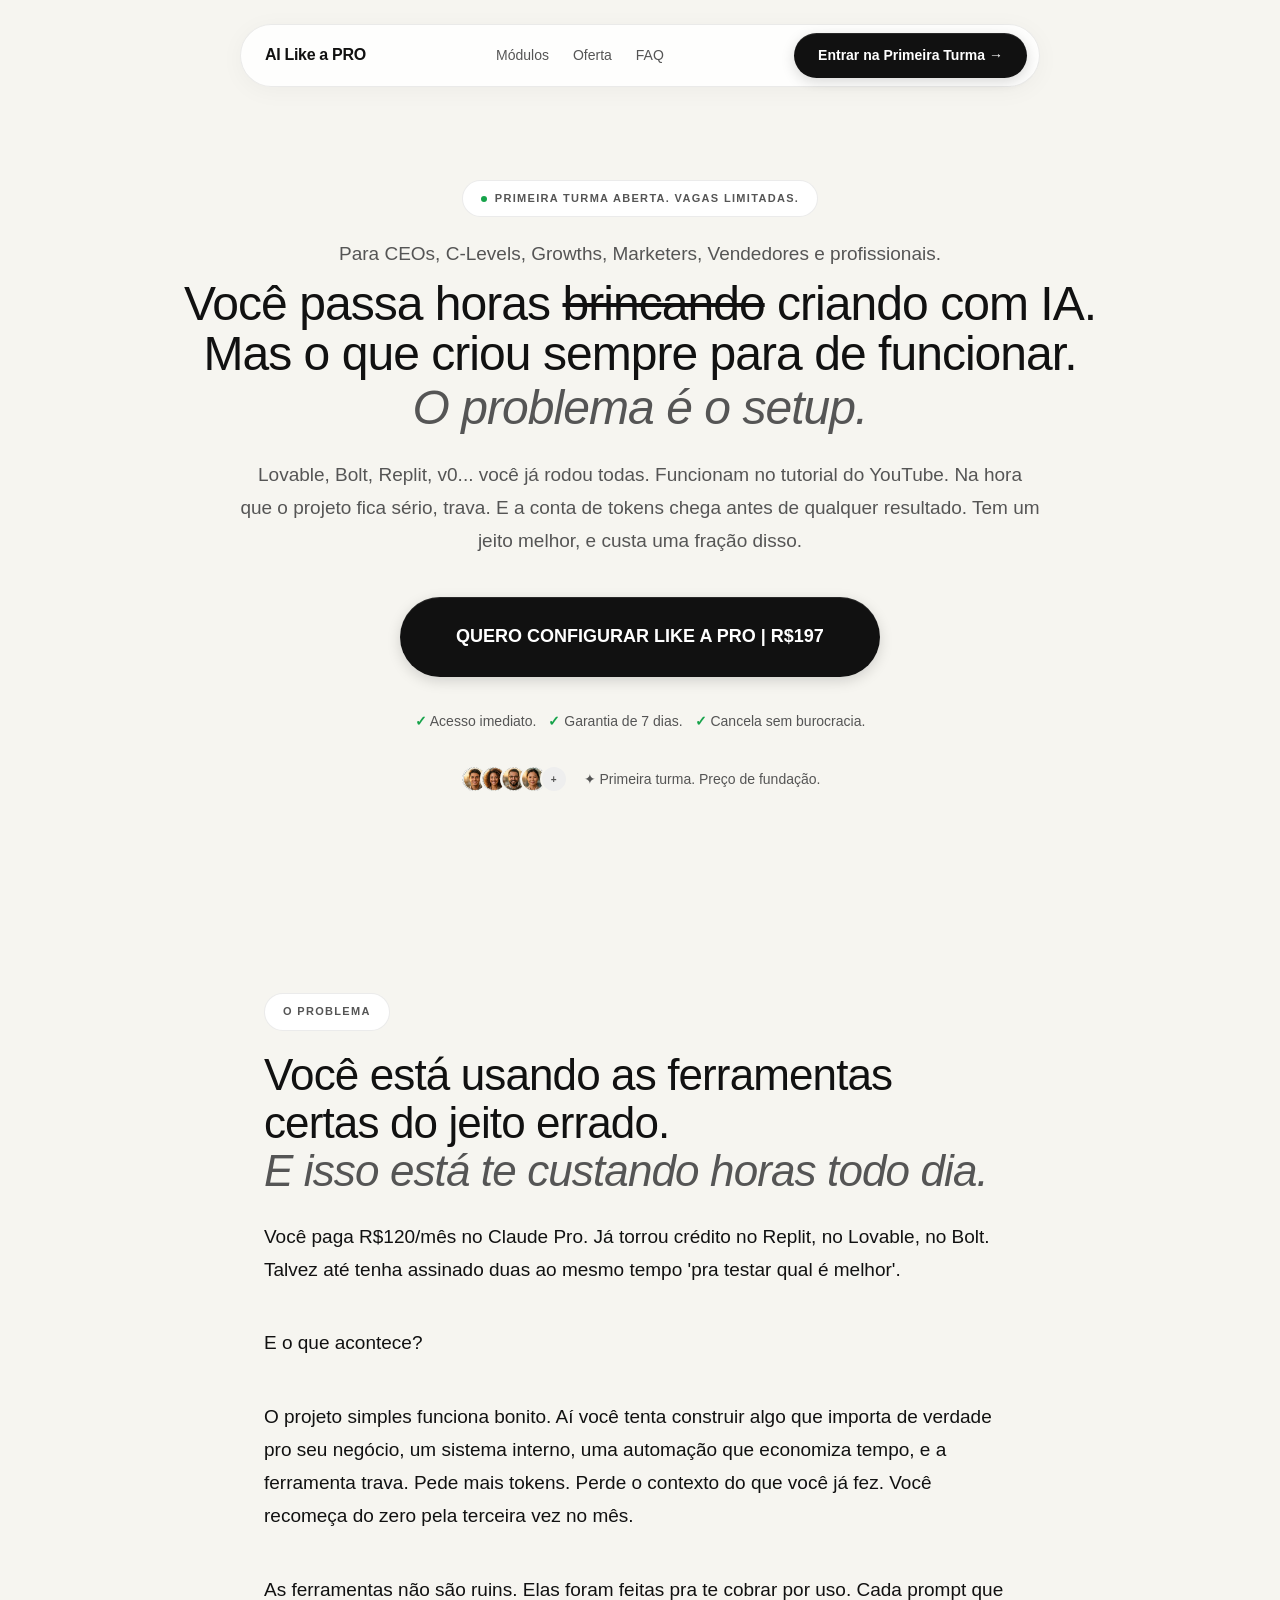
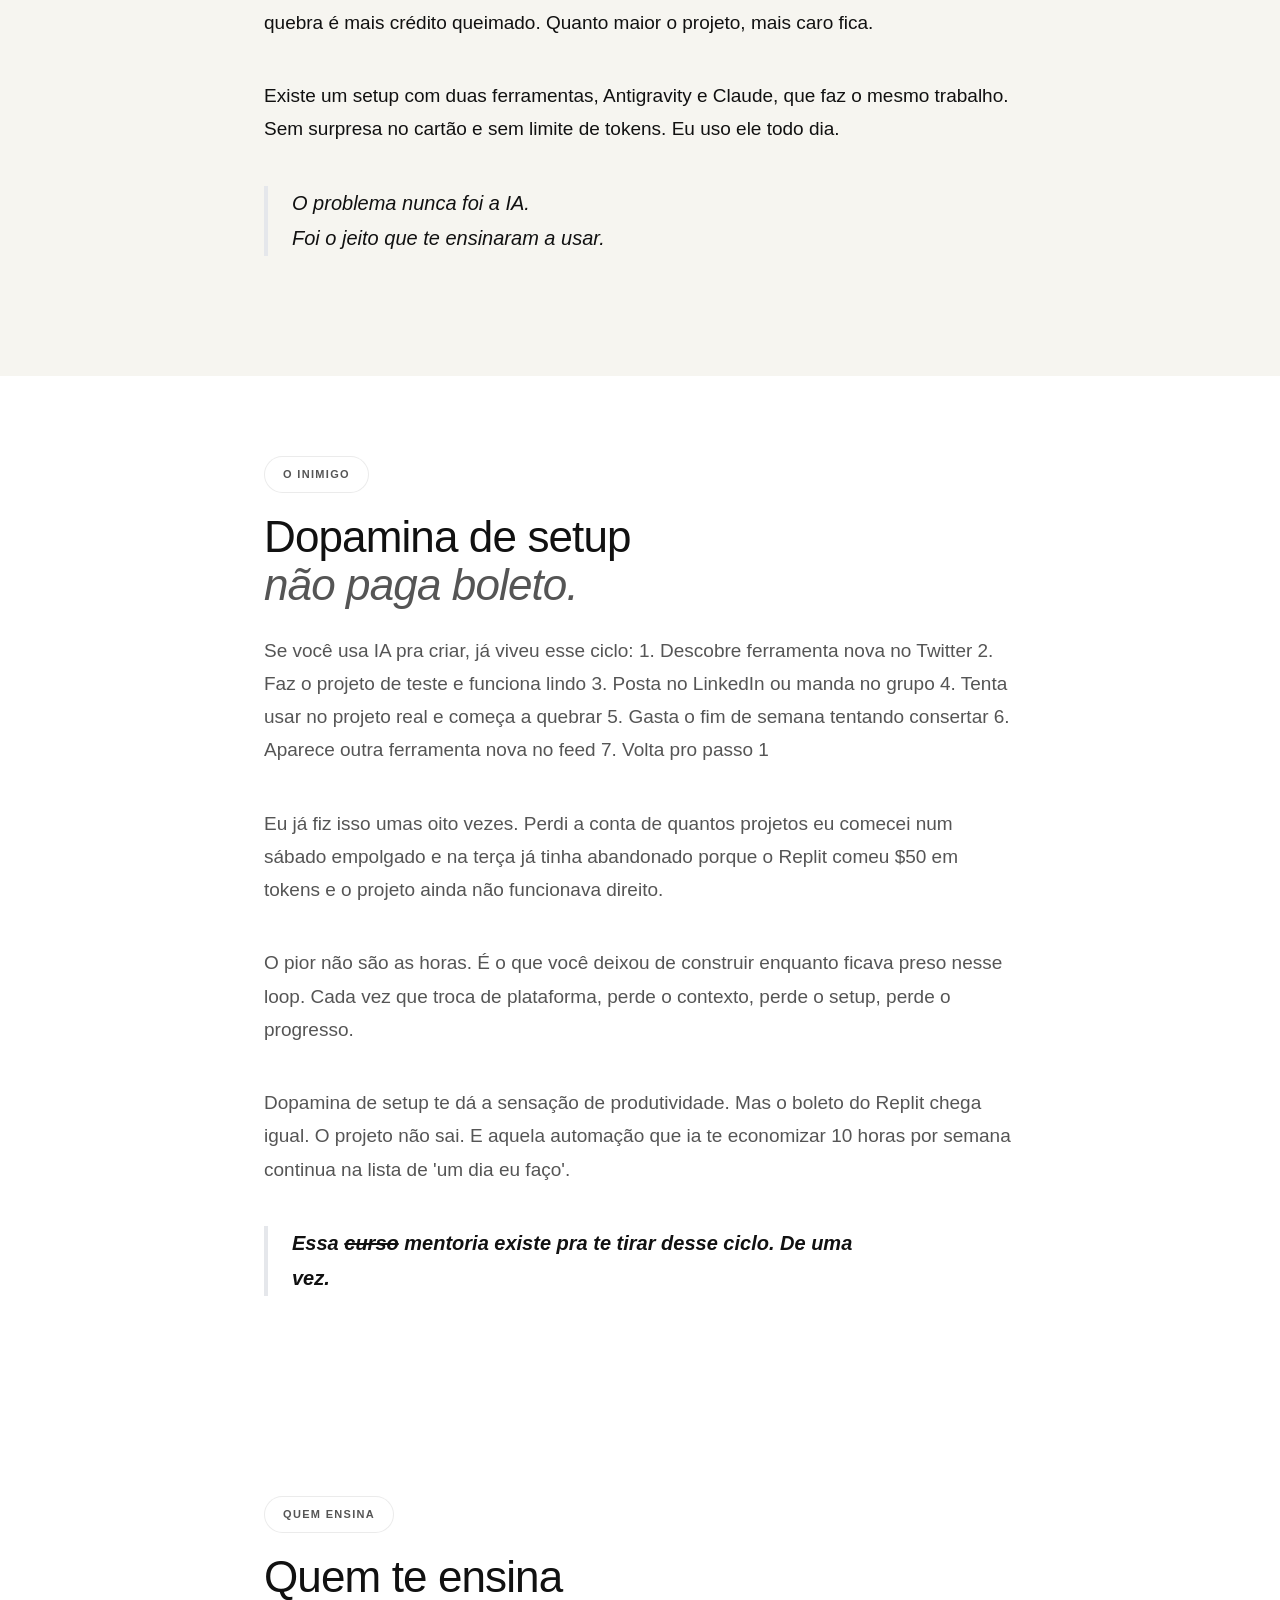
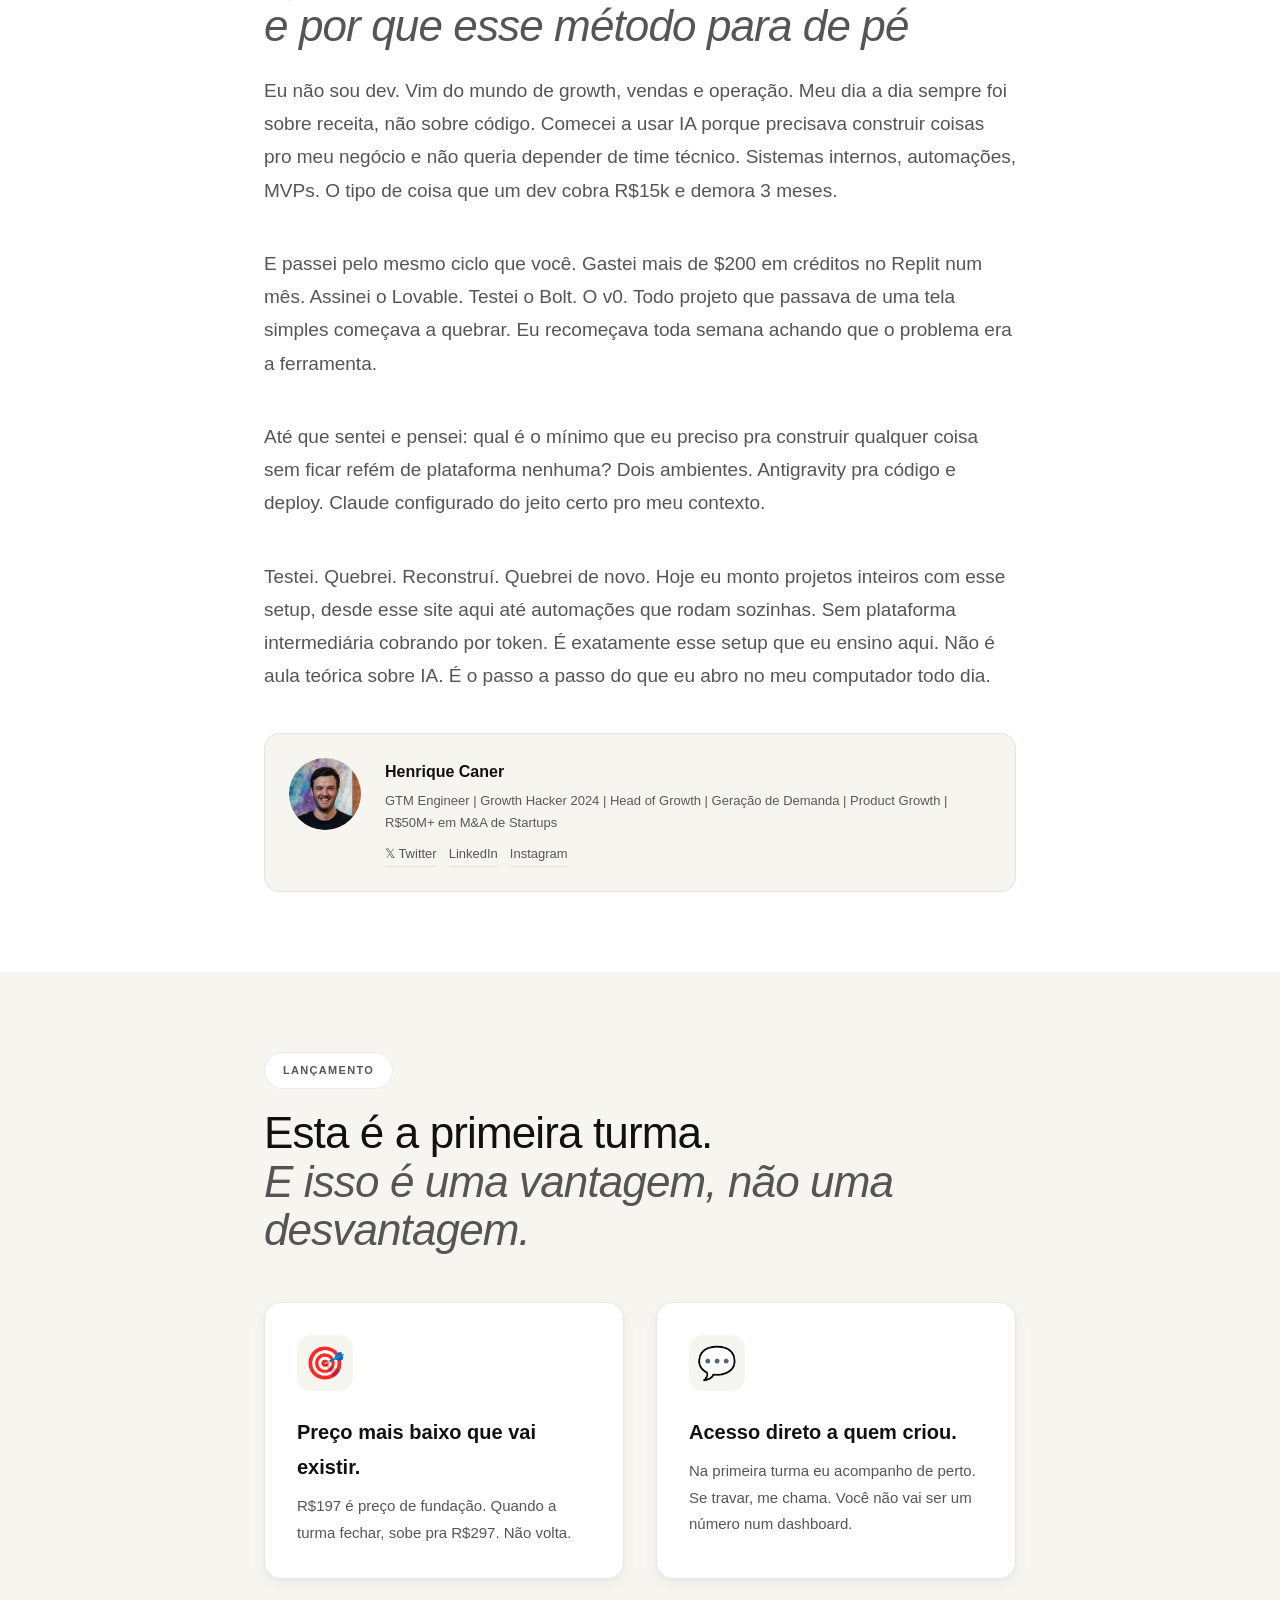
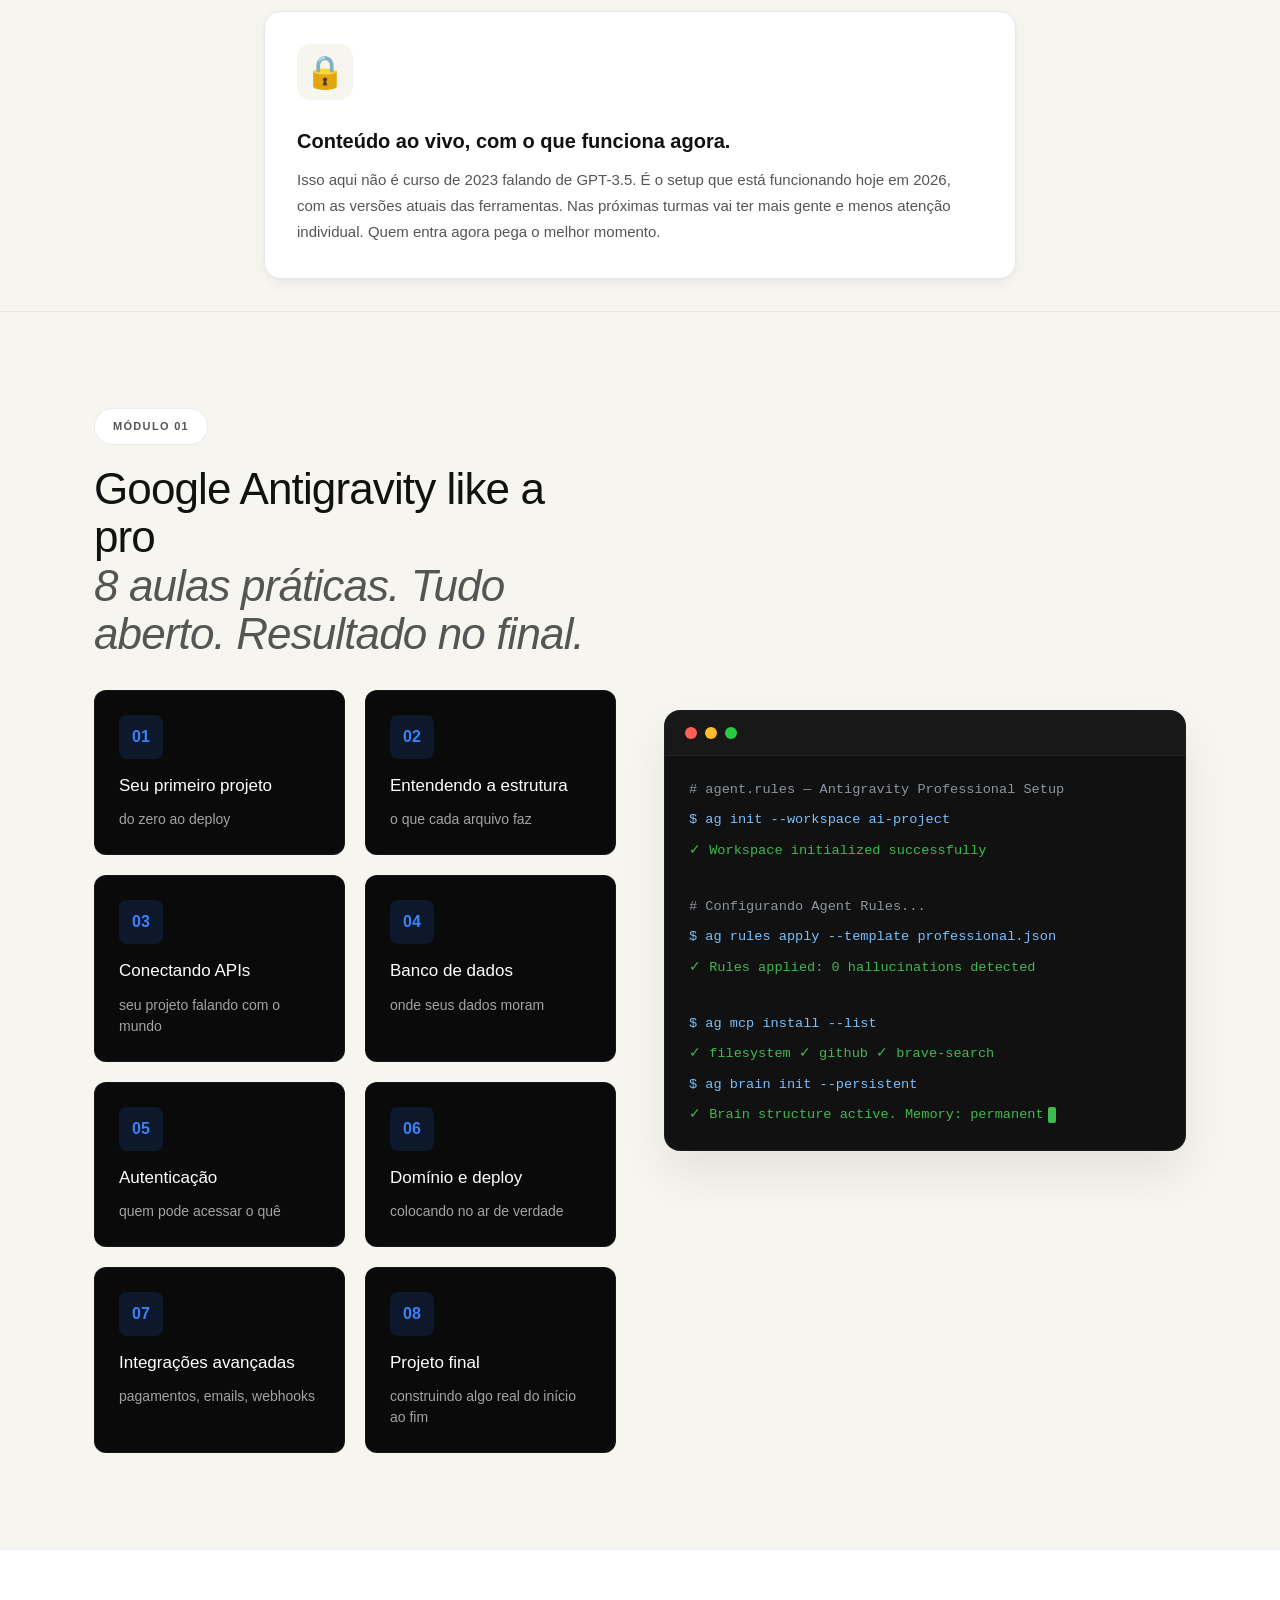
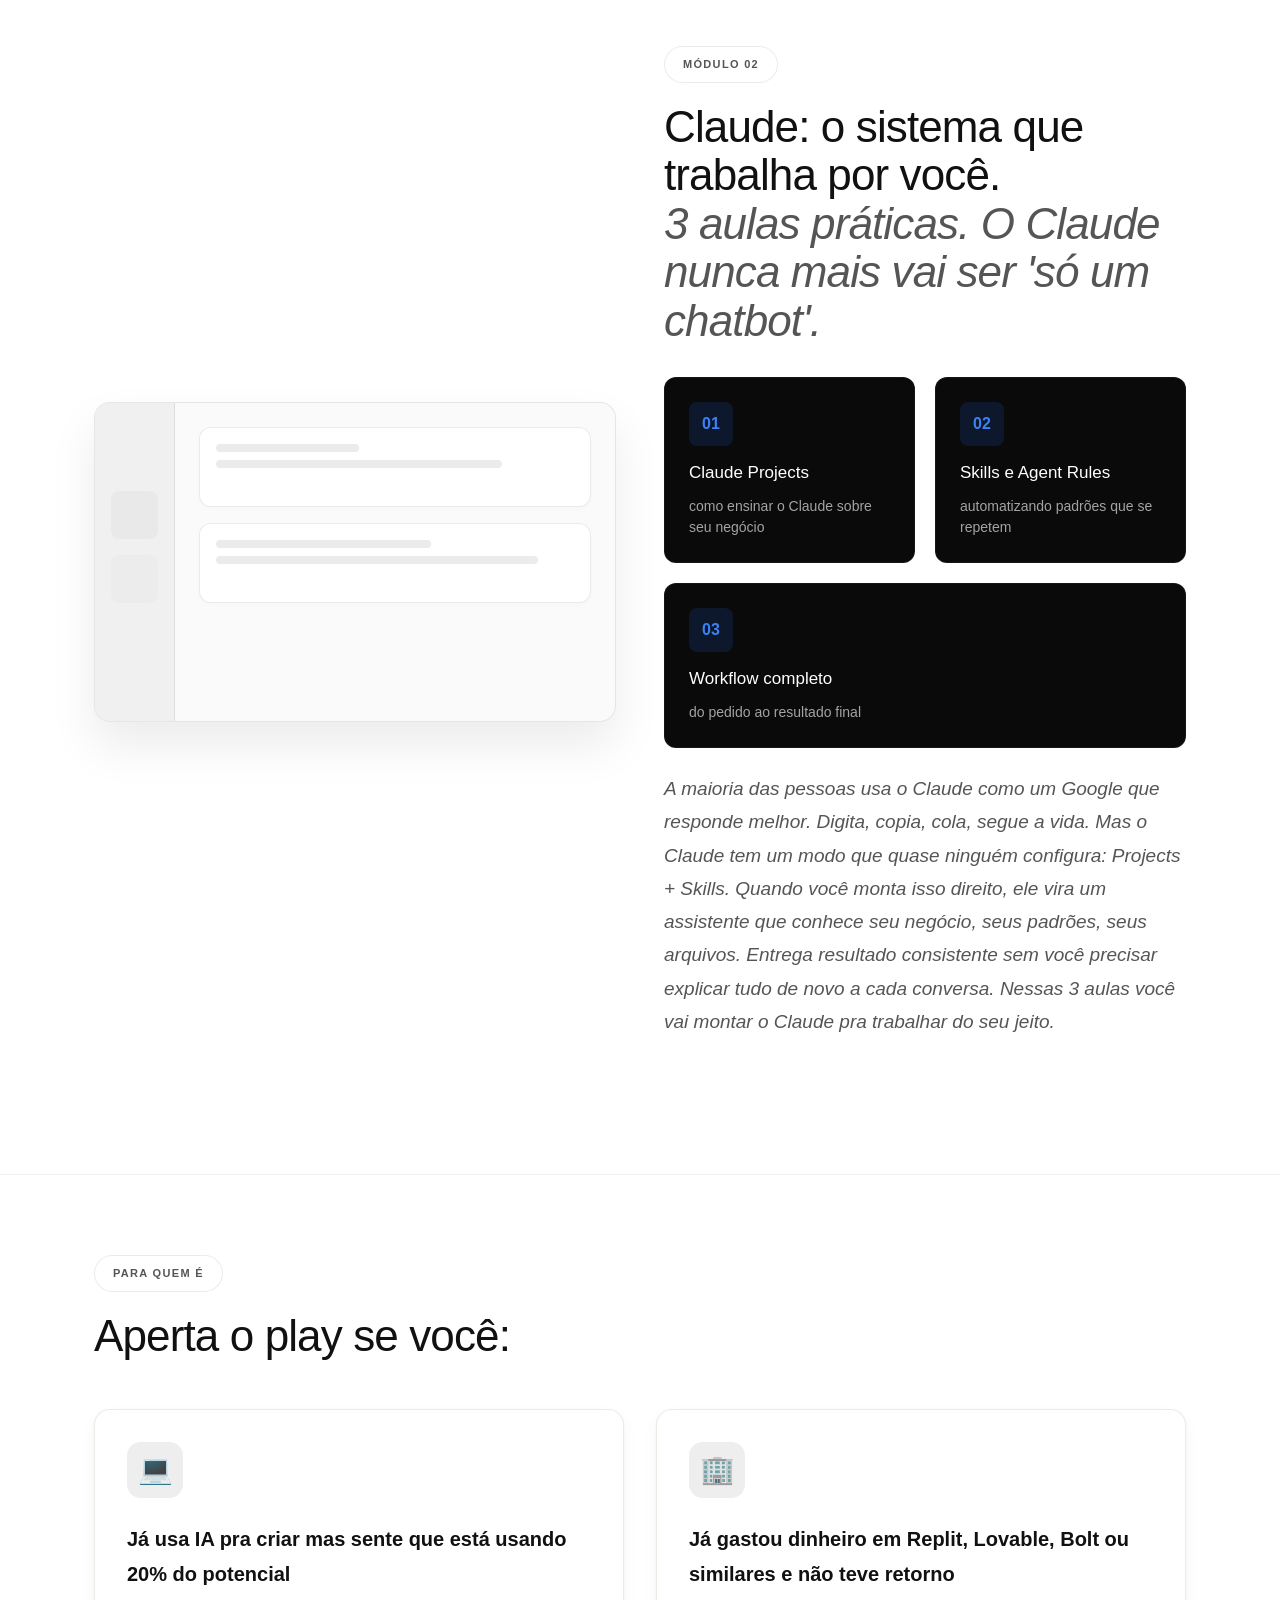
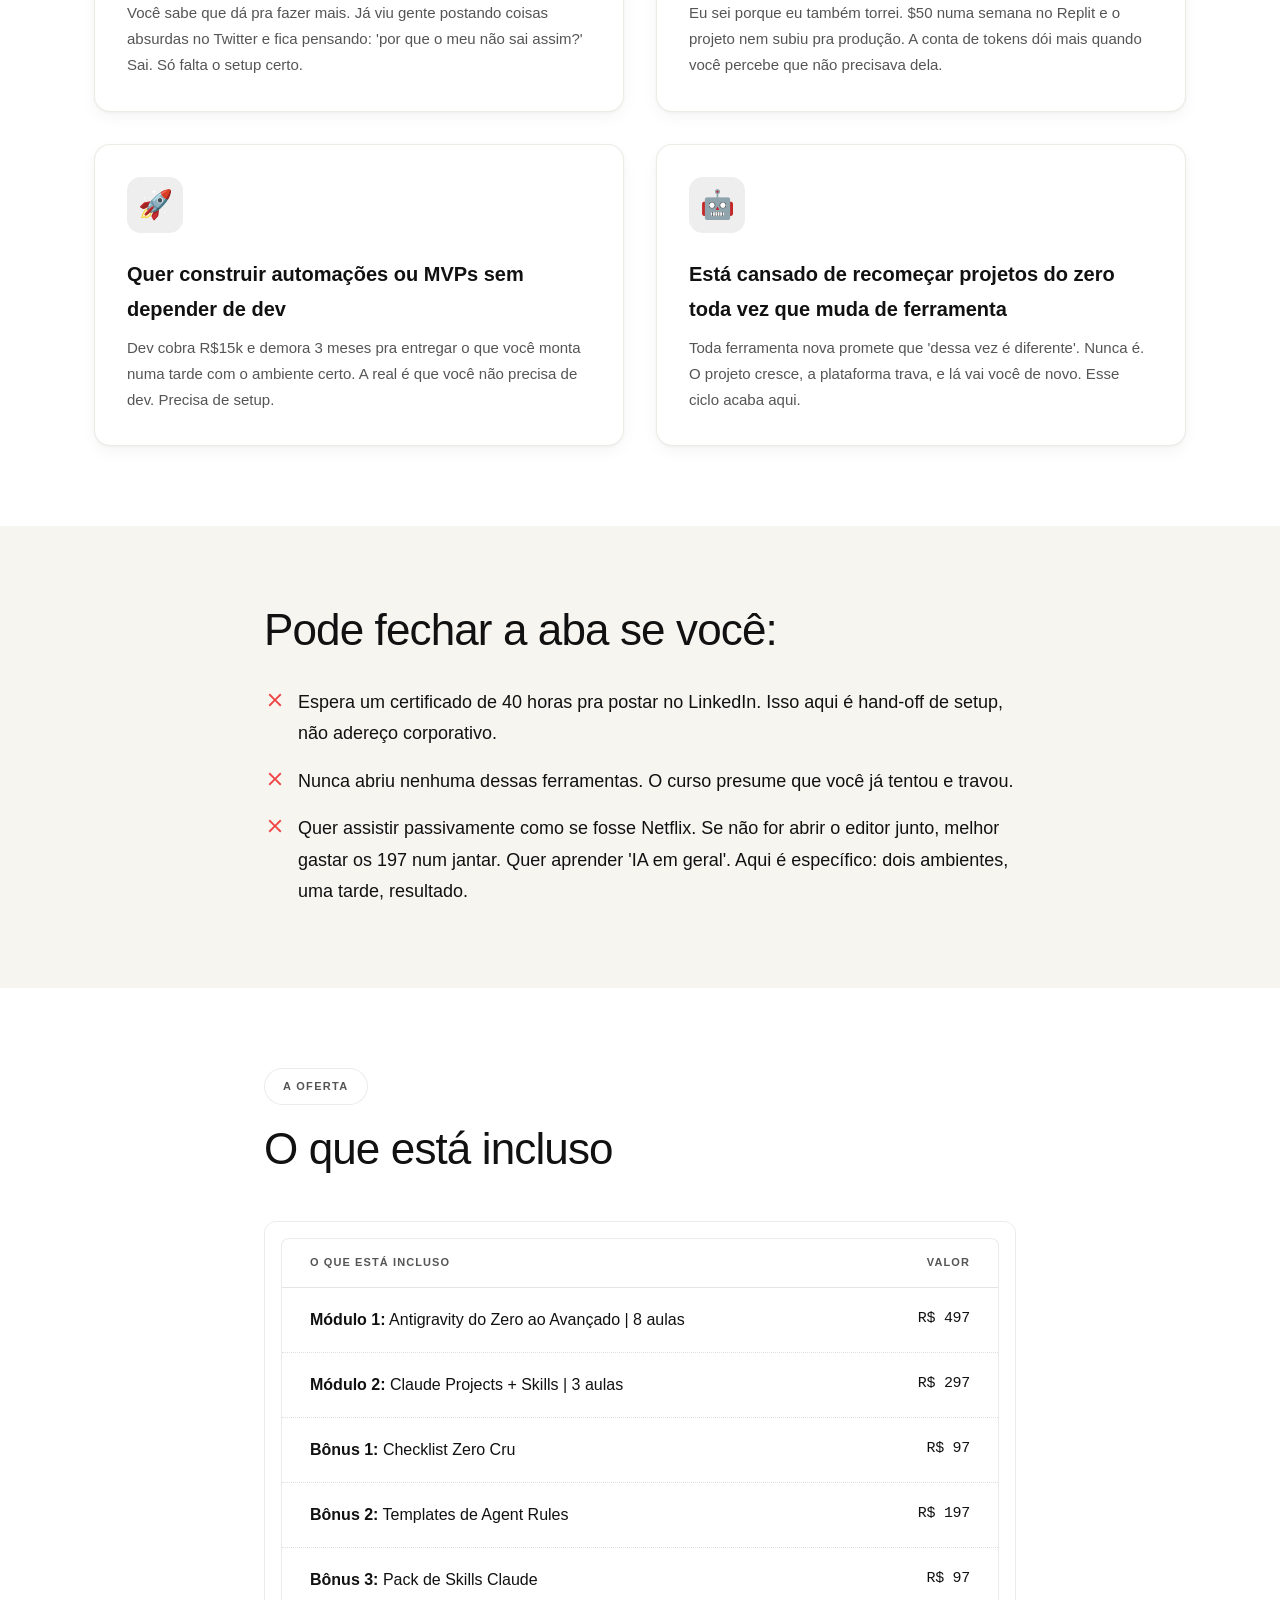
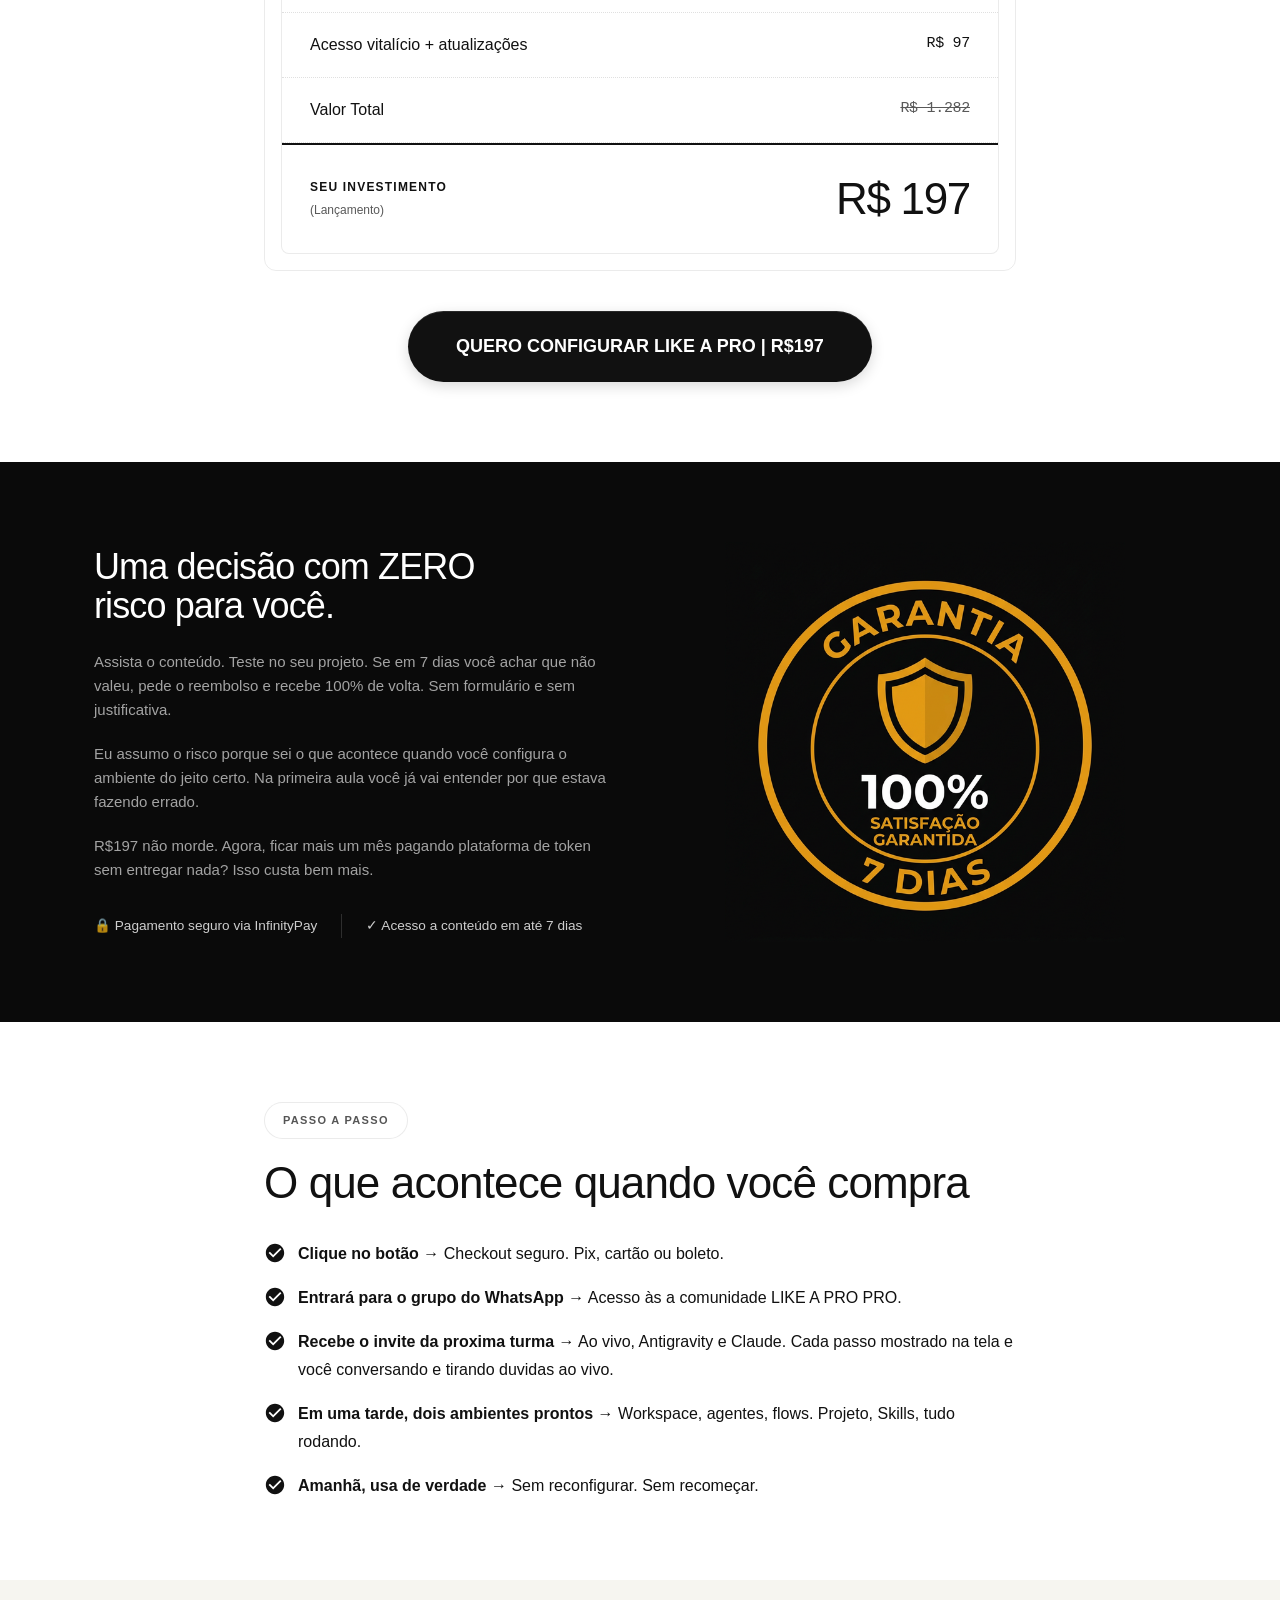
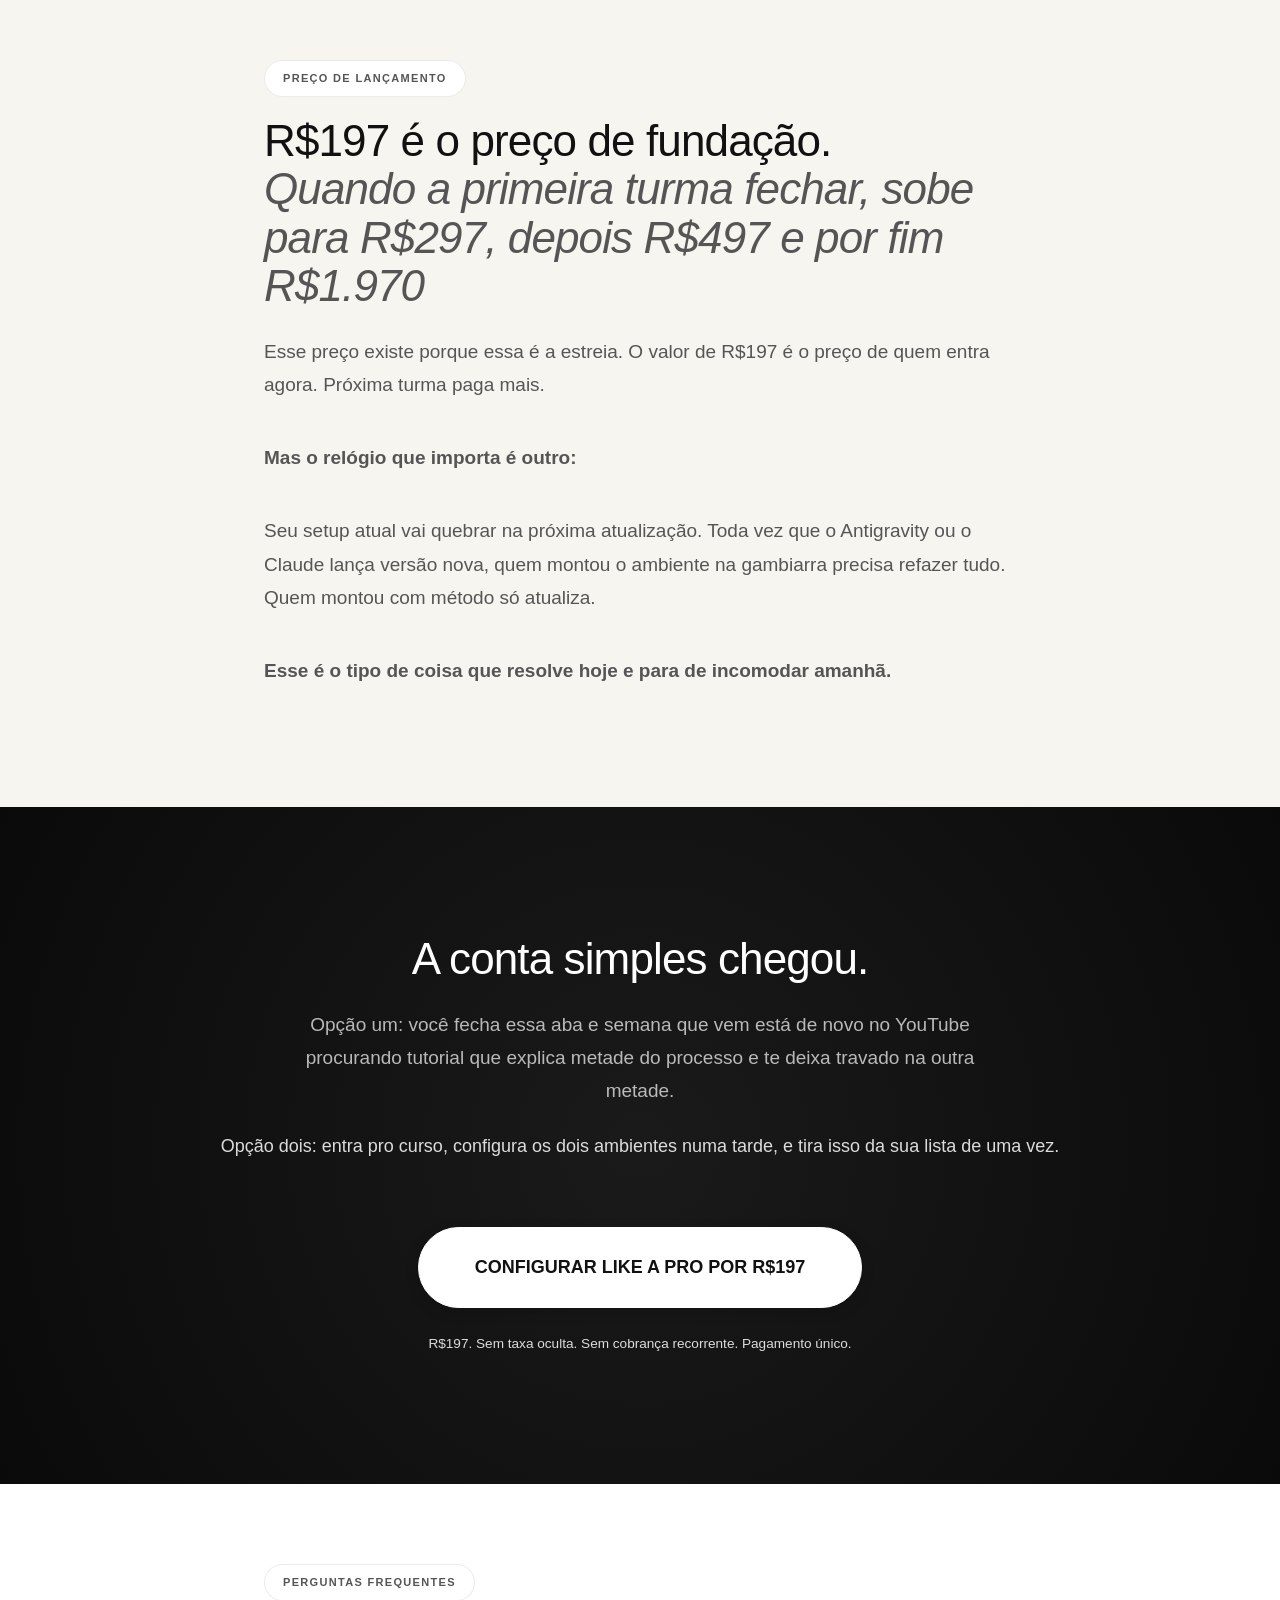
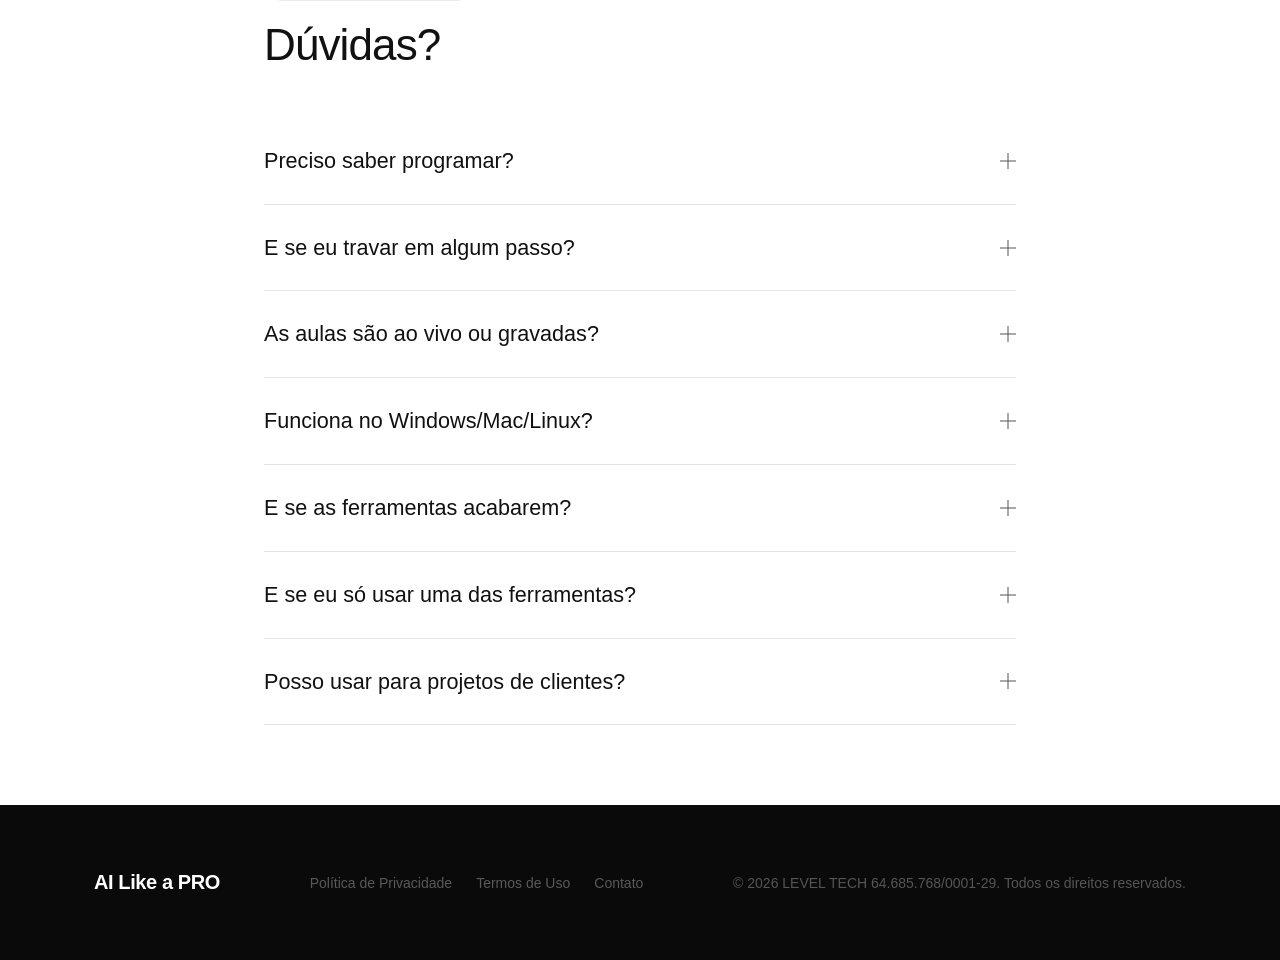
<file: index.html>
<!DOCTYPE html>
<html lang="pt-BR">

<head>
  <meta charset="UTF-8">
  <meta name="viewport" content="width=device-width, initial-scale=1.0">
  <meta http-equiv="Content-Security-Policy"
    content="default-src 'self'; font-src 'self' https://fonts.gstatic.com; style-src 'self' https://fonts.googleapis.com 'unsafe-inline'; script-src 'self' 'unsafe-inline'; img-src 'self' data:; connect-src 'self';">
  <title>Construa coisas com IA LIKE A PRO | Antigravity + Claude</title>
  <meta name="description" content="Dois módulos práticos. Uma tarde. Setup profissional de IA que para de quebrar">
  <link rel="canonical" href="https://growthclub.pro/">

  <!-- Open Graph -->
  <meta property="og:type" content="website">
  <meta property="og:title" content="Construa com IA Like a PRO">
  <meta property="og:description" content="Setup de IA que para de quebrar. Dois módulos práticos numa tarde.">
  <meta property="og:url" content="https://growthclub.pro/">
  <meta property="og:locale" content="pt_BR">
  <meta property="og:image" content="https://growthclub.pro/og-image-v2.png">
  <meta property="og:image:width" content="1200">
  <meta property="og:image:height" content="630">

  <!-- Twitter Card -->
  <meta name="twitter:card" content="summary_large_image">
  <meta name="twitter:title" content="Construa com IA Like a PRO">
  <meta name="twitter:description" content="Setup de IA que para de quebrar. Dois módulos práticos numa tarde.">
  <meta name="twitter:image" content="https://growthclub.pro/og-image-v2.png">

  <!-- Favicon -->
  <link rel="icon"
    href="data:image/svg+xml,<svg xmlns='http://www.w3.org/2000/svg' viewBox='0 0 100 100'><text y='.9em' font-size='90'>⚡</text></svg>">

  <link rel="preconnect" href="https://fonts.googleapis.com">
  <link rel="preconnect" href="https://fonts.gstatic.com" crossorigin>
  <link rel="preload" as="style"
    href="https://fonts.googleapis.com/css2?family=Inter:wght@400;500;600;700;900&display=swap">
  <link href="https://fonts.googleapis.com/css2?family=Inter:wght@400;500;600;700;900&display=swap" rel="stylesheet">
  <link rel="stylesheet" href="./style.css?v=20260305h">
</head>

<body>

  <!-- ===== NAVBAR ===== -->
  <div class="navbar-wrapper">
    <nav class="navbar" id="nav">
      <div class="nav-logo">AI Like a PRO</div>
      <div class="nav-links">
        <a href="#module-1">Módulos</a>
        <a href="#offer">Oferta</a>
        <a href="#faq">FAQ</a>
      </div>
      <div class="nav-btn-desktop">
        <a href="#" data-modal="modal-checkout-form" class="btn btn-primary">Entrar na Primeira
          Turma →</a>
      </div>
      <button class="nav-hamburger" id="hamburger" aria-label="Menu" aria-expanded="false" aria-controls="mobileMenu">
        <span></span>
        <span></span>
        <span></span>
      </button>
    </nav>
  </div>
  <div class="mobile-menu" id="mobileMenu">
    <a href="#module-1">Módulos</a>
    <a href="#offer">Oferta</a>
    <a href="#faq">FAQ</a>
    <a href="#" data-modal="modal-checkout-form" class="btn btn-primary">Entrar na Primeira
      Turma →</a>
  </div>

  <main>

    <!-- ===== HERO ===== -->
    <section class="section-pad bg-main hero" id="hero">
      <div class="container">

        <div class="badge reveal">
          <span class="dot"></span> Primeira turma aberta. Vagas limitadas.
        </div>

        <p class="subtitle subtitle-narrow hero-preheadline reveal"
          style="margin-bottom: 0.5rem; color: var(--color-text-secondary);">Para CEOs, C-Levels, Growths, Marketers,
          Vendedores e profissionais.</p>

        <h1 class="title-h1 reveal">
          <span class="bold">Você passa horas <s>brincando</s> criando com IA.<br>Mas o que criou sempre para de
            funcionar.</span>
          <span class="italic">O problema é o setup.</span>
        </h1>

        <p class="subtitle subtitle-narrow reveal">Lovable, Bolt, Replit, v0... você já rodou todas. Funcionam no
          tutorial do YouTube. Na hora que o projeto fica sério, trava. E a conta de tokens chega antes de qualquer
          resultado. Tem um jeito melhor, e custa uma fração disso.</p>
        <div class="hero-actions">
          <a href="#" data-modal="modal-checkout-form" class="btn btn-primary btn-xl">QUERO CONFIGURAR LIKE A PRO |
            R$197</a>
          <div class="hero-microcopy">
            <span><span class="micro-check">✓</span> Acesso imediato.</span>
            <span><span class="micro-check">✓</span> Garantia de 7 dias.</span>
            <span><span class="micro-check">✓</span> Cancela sem burocracia.</span>
          </div>
        </div>
        <div class="social-proof">
          <div class="avatar-stack">
            <div class="avatar av-1"></div>
            <div class="avatar av-2"></div>
            <div class="avatar av-3"></div>
            <div class="avatar av-4"></div>
            <div class="avatar"
              style="background: var(--color-accent-light); background-image: none; font-size: 0.625rem; color: var(--color-text-secondary);">
              +</div>
          </div>
          ✦ Primeira turma. Preço de fundação.
        </div>
      </div>
    </section>



    <!-- ===== PROBLEM (DOR) ===== -->
    <section class="section-pad section-pad-text bg-main" id="problem" style="color: #111111;">
      <div class="container container-narrow">
        <div class="badge reveal">O PROBLEMA</div>
        <h2 class="section-title reveal" style="color: #111111;">
          <span class="line-bold">Você está usando as ferramentas certas do jeito errado.</span>
          <span class="italic">E isso está te custando horas todo dia.</span>
        </h2>
        <p class="subtitle reveal" style="color: #111111;">Você paga R$120/mês no Claude Pro. Já torrou crédito no
          Replit, no Lovable, no Bolt. Talvez até tenha assinado duas ao mesmo tempo 'pra testar qual é melhor'.</p>
        <p class="subtitle reveal" style="color: #111111;">E o que acontece?</p>
        <p class="subtitle reveal" style="color: #111111;">O projeto simples funciona bonito. Aí você tenta construir
          algo que importa de verdade pro seu negócio, um sistema interno, uma automação que economiza tempo, e a
          ferramenta trava. Pede mais tokens. Perde o contexto do que você já fez. Você recomeça do zero pela terceira
          vez no mês.</p>
        <p class="subtitle reveal" style="color: #111111;">As ferramentas não são ruins. Elas foram feitas pra te cobrar
          por uso. Cada prompt que quebra é mais crédito queimado. Quanto maior o projeto, mais caro fica.</p>
        <p class="subtitle reveal" style="color: #111111;">Existe um setup com duas ferramentas, Antigravity e Claude,
          que faz o mesmo trabalho. Sem surpresa no cartão e sem limite de tokens. Eu uso ele todo dia.</p>
        <blockquote class="pull-quote reveal">
          <p>O problema nunca foi a IA.<br>Foi o jeito que te ensinaram a usar.</p>
        </blockquote>
      </div>
    </section>

    <!-- ===== ENEMY (INIMIGO) ===== -->
    <section class="section-pad section-pad-text bg-white" id="enemy">
      <div class="container container-narrow">
        <div class="badge reveal">O INIMIGO</div>
        <h2 class="section-title reveal">
          <span class="line-bold">Dopamina de setup</span>
          <span class="italic">não paga boleto.</span>
        </h2>
        <p class="subtitle reveal">Se você usa IA pra criar, já viveu esse ciclo: 1. Descobre ferramenta nova no Twitter
          2. Faz o projeto de teste e funciona lindo 3. Posta no LinkedIn ou manda no grupo 4. Tenta usar no projeto
          real e começa a quebrar 5. Gasta o fim de semana tentando consertar 6. Aparece outra ferramenta nova no feed
          7. Volta pro passo 1</p>
        <p class="subtitle reveal">Eu já fiz isso umas oito vezes. Perdi a conta de quantos projetos eu comecei num
          sábado empolgado e na terça já tinha abandonado porque o Replit comeu $50 em tokens e o projeto ainda não
          funcionava direito.</p>
        <p class="subtitle reveal">O pior não são as horas. É o que você deixou de construir enquanto ficava preso nesse
          loop. Cada vez que troca de plataforma, perde o contexto, perde o setup, perde o progresso.</p>
        <p class="subtitle reveal">Dopamina de setup te dá a sensação de produtividade. Mas o boleto do Replit chega
          igual. O projeto não sai. E aquela automação que ia te economizar 10 horas por semana continua na lista de 'um
          dia eu faço'.</p>
        <blockquote class="pull-quote reveal">
          <p><strong>Essa <s>curso</s> mentoria existe pra te tirar desse ciclo. De uma vez.</strong></p>
        </blockquote>
      </div>
    </section>

    <!-- ===== AUTHORITY (AUTORIDADE) ===== -->
    <section class="section-pad section-pad-text bg-white" id="authority">
      <div class="container container-narrow">
        <div class="badge reveal">QUEM ENSINA</div>
        <h2 class="section-title reveal">
          <span class="line-bold">Quem te ensina</span>
          <span class="italic">e por que esse método para de pé</span>
        </h2>
        <p class="subtitle reveal">Eu não sou dev. Vim do mundo de growth, vendas e operação. Meu dia a dia sempre foi
          sobre receita, não sobre código. Comecei a usar IA porque precisava construir coisas pro meu negócio e não
          queria depender de time técnico. Sistemas internos, automações, MVPs. O tipo de coisa que um dev cobra R$15k e
          demora 3 meses.</p>
        <p class="subtitle reveal">E passei pelo mesmo ciclo que você. Gastei mais de $200 em créditos no Replit num
          mês. Assinei o Lovable. Testei o Bolt. O v0. Todo projeto que passava de uma tela simples começava a quebrar.
          Eu recomeçava toda semana achando que o problema era a ferramenta.</p>
        <p class="subtitle reveal">Até que sentei e pensei: qual é o mínimo que eu preciso pra construir qualquer coisa
          sem ficar refém de plataforma nenhuma? Dois ambientes. Antigravity pra código e deploy. Claude configurado do
          jeito certo pro meu contexto.</p>
        <p class="subtitle reveal">Testei. Quebrei. Reconstruí. Quebrei de novo. Hoje eu monto projetos inteiros com
          esse setup, desde esse site aqui até automações que rodam sozinhas. Sem plataforma intermediária cobrando por
          token. É exatamente esse setup que eu ensino aqui. Não é aula teórica sobre IA. É o passo a passo do que eu
          abro no meu computador todo dia.</p>
        <div class="author-block reveal">
          <div class="author-avatar"
            style="background-image: url('./foto-henrique.jpg'); background-size: cover; background-position: center; color: transparent;">
            HC</div>
          <div class="author-info">
            <div class="author-name">Henrique Caner</div>
            <div class="author-role">GTM Engineer | Growth Hacker 2024 | Head of Growth | Geração de Demanda | Product
              Growth | R$50M+ em M&A de Startups</div>
            <div class="author-links">
              <a href="https://x.com/hcaner" target="_blank" rel="noopener noreferrer">𝕏 Twitter</a>
              <a href="https://www.linkedin.com/in/henriquecaner" target="_blank" rel="noopener noreferrer">LinkedIn</a>
              <a href="https://instagram.com/henriquecaner" target="_blank" rel="noopener noreferrer">Instagram</a>
            </div>
          </div>
        </div>
      </div>
    </section>

    <!-- ===== PRIMEIRA TURMA ===== -->
    <section class="section-pad section-pad-text bg-main" id="primeira-turma" style="padding-bottom: 2rem;">
      <div class="container container-narrow">
        <div class="badge reveal">LANÇAMENTO</div>
        <h2 class="section-title reveal">
          <span class="line-bold">Esta é a primeira turma.</span>
          <span class="italic">E isso é uma vantagem, não uma desvantagem.</span>
        </h2>

        <div class="grid-2">
          <div class="card card-highlight reveal">
            <div class="card-icon" style="background: var(--color-bg-primary); font-size: 2rem;">🎯</div>
            <h3 class="card-title">Preço mais baixo que vai existir.</h3>
            <p class="card-text">R$197 é preço de fundação. Quando a turma fechar, sobe pra R$297. Não volta.</p>
          </div>
          <div class="card card-highlight reveal">
            <div class="card-icon" style="background: var(--color-bg-primary); font-size: 2rem;">💬</div>
            <h3 class="card-title">Acesso direto a quem criou.</h3>
            <p class="card-text">Na primeira turma eu acompanho de perto. Se travar, me chama. Você não vai ser um
              número num dashboard.</p>
          </div>
          <div class="card card-highlight reveal" style="grid-column: 1 / -1;">
            <div class="card-icon" style="background: var(--color-bg-primary); font-size: 2rem;">🔒</div>
            <h3 class="card-title">Conteúdo ao vivo, com o que funciona agora.</h3>
            <p class="card-text">Isso aqui não é curso de 2023 falando de GPT-3.5. É o setup que está funcionando hoje
              em 2026, com as versões atuais das ferramentas. Nas próximas turmas vai ter mais gente e menos atenção
              individual. Quem entra agora pega o melhor momento.</p>
          </div>
        </div>
      </div>
    </section>

    <!-- ===== MODULE 1 ===== -->
    <section class="module-section bg-main" id="module-1">
      <div class="container split-layout">
        <div class="split-content">
          <div class="badge reveal">MÓDULO 01</div>
          <h2 class="section-title reveal">
            <span class="line-bold">Google Antigravity like a pro</span>
            <span class="italic">8 aulas práticas. Tudo aberto. Resultado no final.</span>
          </h2>
          <div class="lesson-grid">
            <div class="lesson-card reveal">
              <div class="lesson-icon-wrap">01</div>
              <div class="lesson-card-title">Seu primeiro projeto</div>
              <div class="lesson-card-text">do zero ao deploy</div>
            </div>
            <div class="lesson-card reveal">
              <div class="lesson-icon-wrap">02</div>
              <div class="lesson-card-title">Entendendo a estrutura</div>
              <div class="lesson-card-text">o que cada arquivo faz</div>
            </div>
            <div class="lesson-card reveal">
              <div class="lesson-icon-wrap">03</div>
              <div class="lesson-card-title">Conectando APIs</div>
              <div class="lesson-card-text">seu projeto falando com o mundo</div>
            </div>
            <div class="lesson-card reveal">
              <div class="lesson-icon-wrap">04</div>
              <div class="lesson-card-title">Banco de dados</div>
              <div class="lesson-card-text">onde seus dados moram</div>
            </div>
            <div class="lesson-card reveal">
              <div class="lesson-icon-wrap">05</div>
              <div class="lesson-card-title">Autenticação</div>
              <div class="lesson-card-text">quem pode acessar o quê</div>
            </div>
            <div class="lesson-card reveal">
              <div class="lesson-icon-wrap">06</div>
              <div class="lesson-card-title">Domínio e deploy</div>
              <div class="lesson-card-text">colocando no ar de verdade</div>
            </div>
            <div class="lesson-card reveal">
              <div class="lesson-icon-wrap">07</div>
              <div class="lesson-card-title">Integrações avançadas</div>
              <div class="lesson-card-text">pagamentos, emails, webhooks</div>
            </div>
            <div class="lesson-card reveal">
              <div class="lesson-icon-wrap">08</div>
              <div class="lesson-card-title">Projeto final</div>
              <div class="lesson-card-text">construindo algo real do início ao fim</div>
            </div>
          </div>
        </div>
        <div class="split-mockup">
          <div class="mockup-terminal reveal">
            <div class="mockup-header">
              <div class="term-dot term-dot-r"></div>
              <div class="term-dot term-dot-y"></div>
              <div class="term-dot term-dot-g"></div>
            </div>
            <div class="mockup-content"
              style="font-family: ui-monospace, SFMono-Regular, Menlo, Monaco, Consolas, monospace; font-size: 0.85rem; line-height: 1.5;">
              <div style="color: #8B949E;"># agent.rules — Antigravity Professional Setup</div>
              <div style="color: #79C0FF;">$ ag init --workspace ai-project</div>
              <div style="color: #3FB950;">✓ Workspace initialized successfully</div>
              <div style="height: 1rem;"></div>
              <div style="color: #8B949E;"># Configurando Agent Rules...</div>
              <div style="color: #79C0FF;">$ ag rules apply --template professional.json</div>
              <div style="color: #3FB950;">✓ Rules applied: 0 hallucinations detected</div>
              <div style="height: 1rem;"></div>
              <div style="color: #79C0FF;">$ ag mcp install --list</div>
              <div style="color: #3FB950;">✓ filesystem ✓ github ✓ brave-search</div>
              <div style="color: #79C0FF;">$ ag brain init --persistent</div>
              <div style="color: #3FB950; display: flex; align-items: center; gap: 4px;">✓ Brain structure active.
                Memory: permanent<div class="cursor-blink" style="margin-top: 0; background: #3FB950;"></div>
              </div>
            </div>
          </div>
        </div>
      </div>
    </section>

    <!-- ===== MODULE 2 ===== -->
    <section class="module-section bg-white" id="module-2">
      <div class="container split-layout split-reverse">
        <div class="split-content">
          <div class="badge reveal">MÓDULO 02</div>
          <h2 class="section-title reveal">
            <span class="line-bold">Claude: o sistema que trabalha por você.</span>
            <span class="italic">3 aulas práticas. O Claude nunca mais vai ser 'só um chatbot'.</span>
          </h2>
          <div class="lesson-grid">
            <div class="lesson-card reveal">
              <div class="lesson-icon-wrap">01</div>
              <div class="lesson-card-title">Claude Projects</div>
              <div class="lesson-card-text">como ensinar o Claude sobre seu negócio</div>
            </div>
            <div class="lesson-card reveal">
              <div class="lesson-icon-wrap">02</div>
              <div class="lesson-card-title">Skills e Agent Rules</div>
              <div class="lesson-card-text">automatizando padrões que se repetem</div>
            </div>
            <div class="lesson-card reveal" style="grid-column: 1 / -1;">
              <div class="lesson-icon-wrap">03</div>
              <div class="lesson-card-title">Workflow completo</div>
              <div class="lesson-card-text">do pedido ao resultado final</div>
            </div>
          </div>
          <p class="subtitle footnote">A maioria das pessoas usa o Claude como um Google que responde melhor. Digita,
            copia, cola, segue a vida. Mas o Claude tem um modo que quase ninguém configura: Projects + Skills. Quando
            você monta isso direito, ele vira um assistente que conhece seu negócio, seus padrões, seus arquivos.
            Entrega resultado consistente sem você precisar explicar tudo de novo a cada conversa. Nessas 3 aulas você
            vai montar o Claude pra trabalhar do seu jeito.</p>
        </div>
        <div class="split-mockup">
          <div class="mockup-claude reveal">
            <div class="claude-sidebar">
              <div class="sidebar-item"></div>
              <div class="sidebar-item"></div>
              <div class="sidebar-item"></div>
            </div>
            <div class="claude-main">
              <div class="claude-card-mock">
                <div class="mock-line" style="width: 40%"></div>
                <div class="mock-line" style="width: 80%"></div>
              </div>
              <div class="claude-card-mock">
                <div class="mock-line" style="width: 60%"></div>
                <div class="mock-line" style="width: 90%"></div>
              </div>
            </div>
          </div>
        </div>
      </div>
    </section>


    <!-- ===== FOR WHO ===== -->
    <section class="section-pad bg-white" id="for-who">
      <div class="container">
        <div class="badge reveal">PARA QUEM É</div>
        <h2 class="section-title reveal">
          <span class="line-bold">Aperta o play se você:</span>
        </h2>
        <div class="grid-2">
          <div class="card reveal">
            <div class="card-icon">💻</div>
            <h3 class="card-title">Já usa IA pra criar mas sente que está usando 20% do potencial</h3>
            <p class="card-text">Você sabe que dá pra fazer mais. Já viu gente postando coisas absurdas no Twitter e
              fica pensando: 'por que o meu não sai assim?' Sai. Só falta o setup certo.</p>
          </div>
          <div class="card reveal">
            <div class="card-icon">🏢</div>
            <h3 class="card-title">Já gastou dinheiro em Replit, Lovable, Bolt ou similares e não teve retorno</h3>
            <p class="card-text">Eu sei porque eu também torrei. $50 numa semana no Replit e o projeto nem subiu pra
              produção. A conta de tokens dói mais quando você percebe que não precisava dela.</p>
          </div>
          <div class="card reveal">
            <div class="card-icon">🚀</div>
            <h3 class="card-title">Quer construir automações ou MVPs sem depender de dev</h3>
            <p class="card-text">Dev cobra R$15k e demora 3 meses pra entregar o que você monta numa tarde com o
              ambiente certo. A real é que você não precisa de dev. Precisa de setup.</p>
          </div>
          <div class="card reveal">
            <div class="card-icon">🤖</div>
            <h3 class="card-title">Está cansado de recomeçar projetos do zero toda vez que muda de ferramenta</h3>
            <p class="card-text">Toda ferramenta nova promete que 'dessa vez é diferente'. Nunca é. O projeto cresce, a
              plataforma trava, e lá vai você de novo. Esse ciclo acaba aqui.</p>
          </div>
        </div>
      </div>
    </section>

    <!-- ===== NOT FOR WHO ===== -->
    <section class="section-pad bg-main" id="not-for-who">
      <div class="container container-narrow">
        <h2 class="section-title reveal">
          <span class="line-bold">Pode fechar a aba se você:</span>
        </h2>
        <ul class="check-list not-for-list">
          <li>
            <svg class="check-svg red" viewBox="0 0 24 24">
              <path
                d="M19 6.41L17.59 5 12 10.59 6.41 5 5 6.41 10.59 12 5 17.59 6.41 19 12 13.41 17.59 19 19 17.59 13.41 12z" />
            </svg>
            <span>Espera um certificado de 40 horas pra postar no LinkedIn. Isso aqui é hand-off de setup, não adereço
              corporativo.</span>
          </li>
          <li>
            <svg class="check-svg red" viewBox="0 0 24 24">
              <path
                d="M19 6.41L17.59 5 12 10.59 6.41 5 5 6.41 10.59 12 5 17.59 6.41 19 12 13.41 17.59 19 19 17.59 13.41 12z" />
            </svg>
            <span>Nunca abriu nenhuma dessas ferramentas. O curso presume que você já tentou e travou.</span>
          </li>
          <li>
            <svg class="check-svg red" viewBox="0 0 24 24">
              <path
                d="M19 6.41L17.59 5 12 10.59 6.41 5 5 6.41 10.59 12 5 17.59 6.41 19 12 13.41 17.59 19 19 17.59 13.41 12z" />
            </svg>
            <span>Quer assistir passivamente como se fosse Netflix. Se não for abrir o editor junto, melhor gastar os
              197 num jantar. Quer aprender 'IA em geral'. Aqui é específico: dois ambientes, uma tarde,
              resultado.</span>
          </li>
        </ul>
      </div>
    </section>

    <!-- ===== OFFER ===== -->
    <section class="section-pad bg-white" id="offer">
      <div class="container container-narrow">
        <div class="badge reveal">A OFERTA</div>
        <h2 class="section-title reveal">
          <span class="line-bold">O que está incluso</span>
        </h2>
        <div class="offer-table reveal">
          <div class="offer-table-inner">
            <div class="offer-row offer-header">
              <div>O QUE ESTÁ INCLUSO</div>
              <div>VALOR</div>
            </div>
            <div class="offer-row">
              <div><strong>Módulo 1:</strong> Antigravity do Zero ao Avançado | 8 aulas</div>
              <div class="offer-price">R$ 497</div>
            </div>
            <div class="offer-row">
              <div><strong>Módulo 2:</strong> Claude Projects + Skills | 3 aulas</div>
              <div class="offer-price">R$ 297</div>
            </div>
            <div class="offer-row">
              <div><strong>Bônus 1:</strong> Checklist Zero Cru</div>
              <div class="offer-price">R$ 97</div>
            </div>
            <div class="offer-row">
              <div><strong>Bônus 2:</strong> Templates de Agent Rules</div>
              <div class="offer-price">R$ 197</div>
            </div>
            <div class="offer-row">
              <div><strong>Bônus 3:</strong> Pack de Skills Claude</div>
              <div class="offer-price">R$ 97</div>
            </div>
            <div class="offer-row">
              <div>Acesso vitalício + atualizações</div>
              <div class="offer-price">R$ 97</div>
            </div>
            <div class="offer-row offer-total">
              <div>Valor Total</div>
              <div class="offer-strike offer-price">R$ 1.282</div>
            </div>
            <div class="offer-row offer-final">
              <div>
                <div class="offer-final-label">SEU INVESTIMENTO</div>
                <div class="offer-final-sub">(Lançamento)</div>
              </div>
              <div class="offer-price">R$ 197</div>
            </div>
          </div>
        </div>
        <div class="offer-cta">
          <a href="#" data-modal="modal-checkout-form" class="btn btn-primary btn-large">QUERO CONFIGURAR LIKE A PRO |
            R$197</a>
        </div>
      </div>
    </section>

    <!-- ===== GUARANTEE ===== -->
    <section class="section-pad dark-section" id="guarantee">
      <div class="container split-layout">

        <div class="split-content reveal" style="text-align: left;">
          <h2 class="section-title">
            <span class="line-bold" style="color: #FFF; font-size: 2.25rem;">Uma decisão com ZERO<br>risco para
              você.</span>
          </h2>
          <p class="subtitle" style="font-size: 0.9375rem; line-height: 1.6; margin-bottom: 1.25rem;">Assista o
            conteúdo. Teste no seu projeto. Se em 7 dias você achar que não valeu, pede o reembolso e recebe 100% de
            volta. Sem formulário e sem justificativa.</p>
          <p class="subtitle" style="font-size: 0.9375rem; line-height: 1.6; margin-bottom: 1.25rem;">Eu assumo o risco
            porque sei o que acontece quando você configura o ambiente do jeito certo. Na primeira aula você já vai
            entender por que estava fazendo errado.</p>
          <p class="subtitle" style="font-size: 0.9375rem; line-height: 1.6; margin-bottom: 2rem;">R$197 não morde.
            Agora, ficar mais um mês pagando plataforma de token sem entregar nada? Isso custa bem mais.</p>

          <div class="trust-badges"
            style="justify-content: flex-start; margin-top: 0; border-top: none; padding-top: 0;">
            <span style="padding-left: 0;">🔒 Pagamento seguro via InfinityPay</span>
            <span style="border-right: none;">✓ Acesso a conteúdo em até 7 dias</span>
          </div>
        </div>

        <div class="split-mockup reveal" style="display: flex; justify-content: center; align-items: center;">
          <img src="./garantia.png" alt="Garantia de 7 Dias — 100% Satisfação Garantida" width="400" height="400"
            loading="lazy" style="max-width: 100%; width: 400px;">
        </div>

      </div>
    </section>

    <!-- ===== WHAT HAPPENS AFTER ===== -->
    <section class="section-pad bg-white" id="after">
      <div class="container container-narrow">
        <div class="badge reveal">PASSO A PASSO</div>
        <h2 class="section-title reveal">
          <span class="line-bold">O que acontece quando você compra</span>
        </h2>
        <ul class="check-list">
          <li>
            <svg class="check-svg blue" viewBox="0 0 24 24">
              <path
                d="M12 2C6.48 2 2 6.48 2 12s4.48 10 10 10 10-4.48 10-10S17.52 2 12 2zm-2 15l-5-5 1.41-1.41L10 14.17l7.59-7.59L19 8l-9 9z" />
            </svg>
            <div><strong>Clique no botão →</strong> Checkout seguro. Pix, cartão ou boleto.</div>
          </li>
          <li>
            <svg class="check-svg blue" viewBox="0 0 24 24">
              <path
                d="M12 2C6.48 2 2 6.48 2 12s4.48 10 10 10 10-4.48 10-10S17.52 2 12 2zm-2 15l-5-5 1.41-1.41L10 14.17l7.59-7.59L19 8l-9 9z" />
            </svg>
            <div><strong>Entrará para o grupo do WhatsApp →</strong> Acesso às a comunidade LIKE A PRO PRO.</div>
          </li>
          <li>
            <svg class="check-svg blue" viewBox="0 0 24 24">
              <path
                d="M12 2C6.48 2 2 6.48 2 12s4.48 10 10 10 10-4.48 10-10S17.52 2 12 2zm-2 15l-5-5 1.41-1.41L10 14.17l7.59-7.59L19 8l-9 9z" />
            </svg>
            <div><strong>Recebe o invite da proxima turma →</strong> Ao vivo, Antigravity e Claude. Cada passo mostrado
              na tela e você conversando e tirando duvidas ao vivo.</div>
          </li>
          <li>
            <svg class="check-svg blue" viewBox="0 0 24 24">
              <path
                d="M12 2C6.48 2 2 6.48 2 12s4.48 10 10 10 10-4.48 10-10S17.52 2 12 2zm-2 15l-5-5 1.41-1.41L10 14.17l7.59-7.59L19 8l-9 9z" />
            </svg>
            <div><strong>Em uma tarde, dois ambientes prontos →</strong> Workspace, agentes, flows. Projeto, Skills,
              tudo rodando.</div>
          </li>
          <li>
            <svg class="check-svg blue" viewBox="0 0 24 24">
              <path
                d="M12 2C6.48 2 2 6.48 2 12s4.48 10 10 10 10-4.48 10-10S17.52 2 12 2zm-2 15l-5-5 1.41-1.41L10 14.17l7.59-7.59L19 8l-9 9z" />
            </svg>
            <div><strong>Amanhã, usa de verdade →</strong> Sem reconfigurar. Sem recomeçar.</div>
          </li>
        </ul>
      </div>
    </section>

    <!-- ===== URGENCY ===== -->
    <section class="section-pad section-pad-text bg-main" id="urgency">
      <div class="container container-narrow">
        <div class="badge reveal">PREÇO DE LANÇAMENTO</div>
        <h2 class="section-title reveal">
          <span class="line-bold">R$197 é o preço de fundação.</span>
          <span class="italic">Quando a primeira turma fechar, sobe para R$297, depois R$497 e por fim R$1.970</span>
        </h2>
        <p class="subtitle reveal">Esse preço existe porque essa é a estreia. O valor de R$197 é o preço de quem entra
          agora. Próxima turma paga mais.</p>
        <p class="subtitle reveal"><strong>Mas o relógio que importa é outro:</strong></p>
        <p class="subtitle reveal">Seu setup atual vai quebrar na próxima atualização. Toda vez que o Antigravity ou o
          Claude lança versão nova, quem montou o ambiente na gambiarra precisa refazer tudo. Quem montou com método só
          atualiza.</p>
        <p class="subtitle reveal"><strong>Esse é o tipo de coisa que resolve hoje e para de incomodar amanhã.</strong>
        </p>
      </div>
    </section>


    <!-- ===== FINAL CTA ===== -->
    <section class="final-cta" id="final-cta">
      <div class="container">
        <h2 class="section-title final-cta-title reveal">
          <span class="line-bold">A conta simples chegou.</span>
        </h2>
        <p class="subtitle subtitle-cta reveal">Opção um: você fecha essa aba e semana que vem está de novo no YouTube
          procurando tutorial que explica metade do processo e te deixa travado na outra metade.</p>
        <p class="final-cta-sub cta-sub-mt">Opção dois: entra pro curso, configura os dois ambientes numa tarde, e tira
          isso da sua lista de uma vez.</p>
        <a href="#" data-modal="modal-checkout-form" class="btn btn-primary btn-xl final-cta-btn">CONFIGURAR LIKE A PRO
          POR R$197</a>
        <p class="final-cta-caption">R$197. Sem taxa oculta. Sem cobrança recorrente. Pagamento único.</p>
      </div>
    </section>

    <!-- ===== FAQ ===== -->
    <section class="section-pad bg-white" id="faq">
      <div class="container container-narrow">
        <div class="badge reveal">PERGUNTAS FREQUENTES</div>
        <h2 class="section-title reveal">
          <span class="line-bold">Dúvidas?</span>
        </h2>
        <div class="faq-list">
          <details class="faq-item reveal">
            <summary>
              <strong>Preciso saber programar?</strong>
              <div class="faq-icon"></div>
            </summary>
            <div class="faq-content">
              <p>Não. Eu não sei programar e criei o método. Você vai seguir o passo a passo na tela. Se sabe abrir um
                navegador, consegue acompanhar.</p>
            </div>
          </details>
          <details class="faq-item reveal">
            <summary>
              <strong>E se eu travar em algum passo?</strong>
              <div class="faq-icon"></div>
            </summary>
            <div class="faq-content">
              <p>Me chama. Na primeira turma eu acompanho de perto. Não vai ficar sem resposta.</p>
            </div>
          </details>
          <details class="faq-item reveal">
            <summary>
              <strong>As aulas são ao vivo ou gravadas?</strong>
              <div class="faq-icon"></div>
            </summary>
            <div class="faq-content">
              <p>Ao vivo, com gravação e notas posteriores. Você vai aprender e executar e fazer junto.</p>
            </div>
          </details>
          <details class="faq-item reveal">
            <summary>
              <strong>Funciona no Windows/Mac/Linux?</strong>
              <div class="faq-icon"></div>
            </summary>
            <div class="faq-content">
              <p>Sim. Antigravity roda no navegador e o Claude também. Seu sistema operacional não importa.</p>
            </div>
          </details>

          <details class="faq-item reveal">
            <summary>
              <strong>E se as ferramentas acabarem?</strong>
              <div class="faq-icon"></div>
            </summary>
            <div class="faq-content">
              <p>Antigravity é do Google. Claude é da Anthropic. Não vão sumir amanhã. E o método ensina lógica de setup
                que se aplica a qualquer ambiente de IA, mesmo que uma ferramenta mude.</p>
            </div>
          </details>
          <details class="faq-item reveal">
            <summary>
              <strong>E se eu só usar uma das ferramentas?</strong>
              <div class="faq-icon"></div>
            </summary>
            <div class="faq-content">
              <p>Cada módulo funciona sozinho. Se você só quer configurar o Claude do jeito certo, já vale.</p>
            </div>
          </details>
          <details class="faq-item reveal">
            <summary>
              <strong>Posso usar para projetos de clientes?</strong>
              <div class="faq-icon"></div>
            </summary>
            <div class="faq-content">
              <p>Pode e deve. Você configura o ambiente uma vez e usa pra qualquer projeto, seu ou de cliente.</p>
            </div>
          </details>
        </div>
      </div>
    </section>

  </main>

  <!-- ===== FOOTER ===== -->
  <footer class="footer">
    <div class="container footer-content">
      <div class="footer-logo">AI Like a PRO</div>
      <div class="footer-links">
        <a href="#" data-modal="modal-privacidade">Política de Privacidade</a>
        <a href="#" data-modal="modal-termos">Termos de Uso</a>
        <a href="#" data-modal="modal-contato">Contato</a>
      </div>
      <div class="footer-copy">© 2026 LEVEL TECH 64.685.768/0001-29. Todos os direitos reservados.</div>
    </div>
  </footer>

  <!-- ===== STICKY MOBILE CTA ===== -->
  <div class="mobile-cta-bar" id="mobileCta">
    <a href="#" data-modal="modal-checkout-form" class="btn btn-primary">CONFIGURAR LIKE A PRO
      | R$197</a>
  </div>

  <!-- Back to Top Button -->
  <button class="back-to-top" id="backToTop" aria-label="Voltar ao topo">⬆</button>

  <!-- MODAIS -->

  <!-- MODAL 1: PRIVACIDADE -->
  <div class="modal-overlay" id="modal-privacidade" role="dialog" aria-modal="true"
    aria-labelledby="modal-privacidade-title">
    <div class="modal-box">
      <button class="modal-close" data-close-modal="modal-privacidade" aria-label="Fechar">&times;</button>
      <h2 id="modal-privacidade-title">Política de Privacidade</h2>
      <span class="modal-date">Última atualização: março de 2026</span>

      <h3>1. Quem somos</h3>
      <p>AI Like a PRO é um produto digital operado pela LEVEL TECNOLOGIA DA INFORMACAO LTDA (CNPJ: 64.685.768/0001-29),
        acessível em growthclub.pro. Para dúvidas sobre esta política,
        entre em contato pelo email caner@thelevel.com.br.</p>

      <h3>2. Quais dados coletamos</h3>
      <p>Coletamos apenas os dados necessários para processar sua compra
        e entregar o produto: nome, email e dados de pagamento. Os dados
        de pagamento são processados diretamente pela plataforma de checkout
        e nunca armazenados em nossos servidores.</p>

      <h3>3. Como usamos seus dados</h3>
      <p>Seus dados são utilizados exclusivamente para: entregar o acesso
        ao curso, enviar comunicações relacionadas ao produto (atualizações,
        avisos), e responder a dúvidas de suporte. Não vendemos, alugamos
        ou compartilhamos seus dados com terceiros para fins comerciais.</p>

      <h3>4. Cookies</h3>
      <p>Este site pode utilizar cookies para análise de tráfego e
        melhoria da experiência. Nenhum cookie de rastreamento publicitário
        é utilizado sem sua autorização explícita.</p>

      <h3>5. Seus direitos (LGPD)</h3>
      <p>Conforme a Lei Geral de Proteção de Dados (Lei 13.709/2018),
        você tem direito a acessar, corrigir ou solicitar a exclusão dos
        seus dados a qualquer momento. Para exercer esses direitos,
        envie um email para caner@thelevel.com.br.</p>

      <h3>6. Retenção de dados</h3>
      <p>Mantemos seus dados pelo período necessário para entrega do
        produto e cumprimento de obrigações legais. Após esse período,
        os dados são deletados de forma segura.</p>

      <h3>7. Contato</h3>
      <p>Para questões sobre privacidade:
        <a href="mailto:caner@thelevel.com.br">caner@thelevel.com.br</a>
      </p>
    </div>
  </div>

  <!-- MODAL 2: TERMOS DE USO -->
  <div class="modal-overlay" id="modal-termos" role="dialog" aria-modal="true" aria-labelledby="modal-termos-title">
    <div class="modal-box">
      <button class="modal-close" data-close-modal="modal-termos" aria-label="Fechar">&times;</button>
      <h2 id="modal-termos-title">Termos de Uso</h2>
      <span class="modal-date">Última atualização: março de 2026</span>

      <h3>1. Aceitação</h3>
      <p>Ao adquirir o AI Like a PRO, você concorda com estes Termos de
        Uso. Se não concordar com qualquer parte, não realize a compra.</p>

      <h3>2. O produto</h3>
      <p>AI Like a PRO é um curso digital composto por aulas em vídeo,
        materiais complementares e bônus digitais, conforme descrito na
        página de vendas. O acesso é vitalício, incluindo atualizações
        futuras do conteúdo.</p>

      <h3>3. Uso permitido</h3>
      <p>O conteúdo adquirido é de uso pessoal e intransferível. É
        permitido aplicar o conhecimento em projetos próprios e de clientes.
        É proibido redistribuir, revender, compartilhar credenciais de
        acesso ou reproduzir o conteúdo em qualquer formato sem autorização
        expressa.</p>

      <h3>4. Garantia de 7 dias</h3>
      <p>Oferecemos reembolso integral em até 7 dias corridos após a
        compra, sem questionamentos. Para solicitar, envie um email para
        caner@thelevel.com.br com o assunto "Reembolso" e seu comprovante
        de compra. O estorno segue os prazos da plataforma de pagamento.</p>

      <h3>5. Disponibilidade</h3>
      <p>Empreendemos esforços razoáveis para manter o produto disponível.
        Eventuais indisponibilidades técnicas não geram direito a reembolso
        fora do período de garantia.</p>

      <h3>6. Propriedade intelectual</h3>
      <p>Todo o conteúdo do curso — vídeos, textos, templates, scripts
        e materiais complementares — é de propriedade exclusiva da
        LEVEL TECNOLOGIA DA INFORMACAO LTDA (CNPJ: 64.685.768/0001-29). A compra não transfere nenhum direito de
        propriedade intelectual.</p>

      <h3>7. Limitação de responsabilidade</h3>
      <p>Os resultados obtidos com o curso dependem exclusivamente do
        esforço e aplicação do aluno. Não garantimos resultados específicos.
        Exemplos apresentados são ilustrativos e não constituem promessa
        de ganhos.</p>

      <h3>8. Foro</h3>
      <p>Estes termos são regidos pelas leis brasileiras. Qualquer
        disputa será resolvida no foro da comarca de São Paulo, SP.</p>

      <h3>9. Contato</h3>
      <p><a href="mailto:caner@thelevel.com.br">caner@thelevel.com.br</a></p>
    </div>
  </div>

  <!-- MODAL 3: CONTATO -->
  <div class="modal-overlay" id="modal-contato" role="dialog" aria-modal="true" aria-labelledby="modal-contato-title">
    <div class="modal-box">
      <button class="modal-close" data-close-modal="modal-contato" aria-label="Fechar">&times;</button>
      <h2 id="modal-contato-title">Fala comigo</h2>
      <span class="modal-date">Respondo em até 24h em dias úteis</span>

      <a href="https://wa.me/5511970530947" target="_blank" rel="noopener noreferrer" class="modal-contact-item">
        <span class="modal-contact-icon">💬</span>
        <div>
          <span class="modal-contact-label">WhatsApp — mais rápido</span>
          <span class="modal-contact-value">+55 (11) 97053-0947</span>
        </div>
      </a>

      <a href="mailto:caner@thelevel.com.br" class="modal-contact-item">
        <span class="modal-contact-icon">✉️</span>
        <div>
          <span class="modal-contact-label">Email</span>
          <span class="modal-contact-value">caner@thelevel.com.br</span>
        </div>
      </a>

      <p style="margin-top: 24px; font-size: 13px; color: #9CA3AF; text-align: center;">
        Para reembolsos, envie email com assunto "Reembolso" +
        comprovante de compra.
      </p>
    </div>
  </div>

  <!-- MODAL 4: CHECKOUT FORM -->
  <div class="modal-overlay" id="modal-checkout-form" role="dialog" aria-modal="true"
    aria-labelledby="modal-checkout-title">
    <div class="modal-box" style="max-width: 520px;">
      <button class="modal-close" data-close-modal="modal-checkout-form" aria-label="Fechar">&times;</button>
      <h2 id="modal-checkout-title">Quase lá! 🚀</h2>
      <p class="modal-form-subtitle">Preencha seus dados para ir ao checkout seguro.</p>

      <div id="checkout-form-error" class="modal-form-error" role="alert" aria-live="polite"></div>

      <form id="checkout-form" class="modal-form" novalidate>
        <div class="modal-form-row">
          <div class="modal-form-group">
            <label for="cf-nome">Nome *</label>
            <input type="text" id="cf-nome" name="nome" required placeholder="Seu nome">
          </div>
          <div class="modal-form-group">
            <label for="cf-sobrenome">Sobrenome *</label>
            <input type="text" id="cf-sobrenome" name="sobrenome" required placeholder="Seu sobrenome">
          </div>
        </div>
        <div class="modal-form-group">
          <label for="cf-email">E-mail *</label>
          <input type="email" id="cf-email" name="email" required placeholder="seu@email.com">
        </div>
        <div class="modal-form-group">
          <label for="cf-whatsapp">WhatsApp *</label>
          <input type="tel" id="cf-whatsapp" name="whatsapp" required placeholder="(11) 99999-9999">
        </div>
        <div class="modal-form-group">
          <label for="cf-linkedin">Perfil LinkedIn</label>
          <input type="url" id="cf-linkedin" name="linkedin" placeholder="https://www.linkedin.com/in/">
        </div>
        <button type="submit" class="modal-form-submit" id="checkout-submit">
          <span class="btn-text">IR PARA O CHECKOUT SEGURO →</span>
          <span class="spinner"></span>
        </button>
        <div class="modal-form-footer">
          <svg viewBox="0 0 24 24">
            <path
              d="M12 1C8.676 1 6 3.676 6 7v2H4v14h16V9h-2V7c0-3.324-2.676-6-6-6zm0 2c2.276 0 4 1.724 4 4v2H8V7c0-2.276 1.724-4 4-4zm-6 8h12v10H6V11z" />
          </svg>
          Pagamento 100% seguro via InfinitePay
        </div>
      </form>
    </div>
  </div>

  <script src="./main.js?v=20260305b" defer></script>
</body>

</html>
</file>
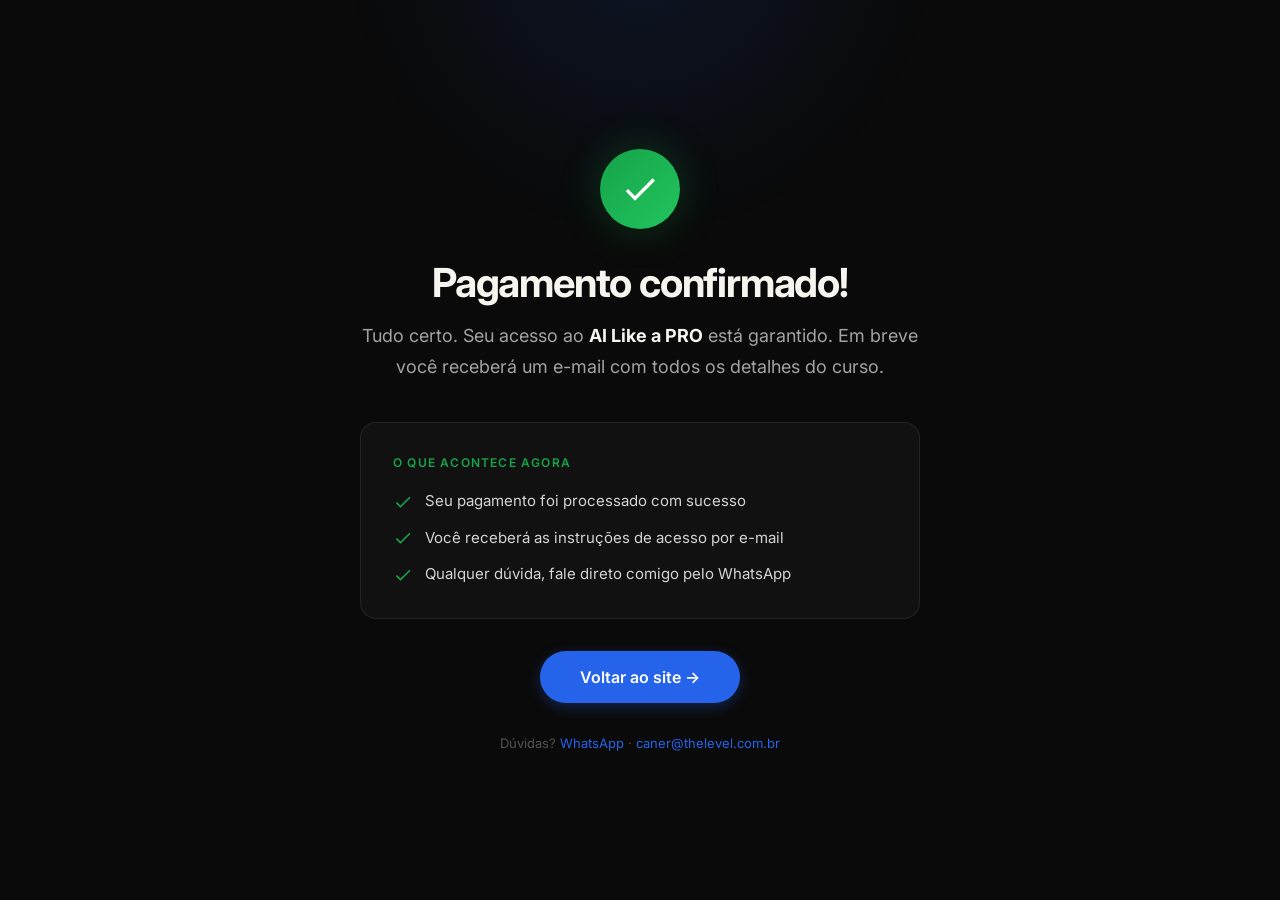
<file: success.html>
<!DOCTYPE html>
<html lang="pt-BR">

<head>
    <meta charset="UTF-8">
    <meta name="viewport" content="width=device-width, initial-scale=1.0">
    <title>Pagamento Confirmado | AI Like a PRO</title>
    <meta name="description" content="Seu pagamento foi confirmado. Bem-vindo ao AI Like a PRO!">
    <meta name="robots" content="noindex, nofollow">

    <link rel="icon"
        href="data:image/svg+xml,<svg xmlns='http://www.w3.org/2000/svg' viewBox='0 0 100 100'><text y='.9em' font-size='90'>⚡</text></svg>">

    <link rel="preconnect" href="https://fonts.googleapis.com">
    <link rel="preconnect" href="https://fonts.gstatic.com" crossorigin>
    <link href="https://fonts.googleapis.com/css2?family=Inter:wght@300;400;500;600;700;800;900&display=swap"
        rel="stylesheet">

    <style>
        *,
        *::before,
        *::after {
            margin: 0;
            padding: 0;
            box-sizing: border-box;
        }

        body {
            font-family: 'Inter', -apple-system, BlinkMacSystemFont, sans-serif;
            background: #0A0A0A;
            color: #F6F5F0;
            min-height: 100vh;
            display: flex;
            align-items: center;
            justify-content: center;
            padding: 2rem;
            -webkit-font-smoothing: antialiased;
            overflow-x: hidden;
        }

        /* Background glow */
        body::before {
            content: '';
            position: fixed;
            top: -40%;
            left: 50%;
            transform: translateX(-50%);
            width: 600px;
            height: 600px;
            background: radial-gradient(circle, rgba(37, 99, 235, 0.12) 0%, transparent 70%);
            pointer-events: none;
            z-index: 0;
        }

        .success-container {
            max-width: 560px;
            width: 100%;
            text-align: center;
            position: relative;
            z-index: 1;
        }

        .success-icon {
            width: 5rem;
            height: 5rem;
            background: linear-gradient(135deg, #16A34A, #22C55E);
            border-radius: 50%;
            display: flex;
            align-items: center;
            justify-content: center;
            margin: 0 auto 2rem;
            box-shadow: 0 0 40px rgba(22, 163, 74, 0.3);
            animation: scaleIn 0.5s cubic-bezier(0.34, 1.56, 0.64, 1);
        }

        .success-icon svg {
            width: 2.5rem;
            height: 2.5rem;
            fill: #FFF;
        }

        @keyframes scaleIn {
            from {
                transform: scale(0);
                opacity: 0;
            }

            to {
                transform: scale(1);
                opacity: 1;
            }
        }

        .success-title {
            font-size: 2.5rem;
            font-weight: 700;
            letter-spacing: -0.03em;
            line-height: 1.1;
            margin-bottom: 1rem;
            animation: fadeUp 0.6s ease 0.2s both;
        }

        .success-subtitle {
            font-size: 1.125rem;
            color: #A3A3A3;
            line-height: 1.7;
            margin-bottom: 2.5rem;
            animation: fadeUp 0.6s ease 0.35s both;
        }

        .success-subtitle strong {
            color: #F6F5F0;
        }

        @keyframes fadeUp {
            from {
                transform: translateY(20px);
                opacity: 0;
            }

            to {
                transform: translateY(0);
                opacity: 1;
            }
        }

        .success-card {
            background: #111;
            border: 1px solid rgba(255, 255, 255, 0.08);
            border-radius: 16px;
            padding: 2rem;
            margin-bottom: 2rem;
            text-align: left;
            animation: fadeUp 0.6s ease 0.5s both;
        }

        .success-card-title {
            font-size: 0.75rem;
            font-weight: 600;
            text-transform: uppercase;
            letter-spacing: 0.1em;
            color: #16A34A;
            margin-bottom: 1.25rem;
        }

        .success-card ul {
            list-style: none;
            display: flex;
            flex-direction: column;
            gap: 0.875rem;
        }

        .success-card li {
            display: flex;
            align-items: flex-start;
            gap: 0.75rem;
            font-size: 0.9375rem;
            color: #D4D4D4;
            line-height: 1.5;
        }

        .success-card li .check {
            flex-shrink: 0;
            width: 1.25rem;
            height: 1.25rem;
            fill: #16A34A;
            margin-top: 0.1rem;
        }

        .success-btn {
            display: inline-flex;
            align-items: center;
            justify-content: center;
            padding: 1rem 2.5rem;
            background: #2563EB;
            color: #FFF;
            border: none;
            border-radius: 9999px;
            font-size: 1rem;
            font-weight: 600;
            font-family: 'Inter', -apple-system, BlinkMacSystemFont, sans-serif;
            cursor: pointer;
            text-decoration: none;
            transition: background 0.2s ease, transform 0.15s ease, box-shadow 0.2s ease;
            box-shadow: 0 4px 14px rgba(37, 99, 235, 0.3);
            animation: fadeUp 0.6s ease 0.65s both;
        }

        .success-btn:hover {
            background: #1D4ED8;
            transform: translateY(-2px);
            box-shadow: 0 6px 20px rgba(37, 99, 235, 0.4);
        }

        .success-footer {
            margin-top: 2rem;
            font-size: 0.8125rem;
            color: #525252;
            animation: fadeUp 0.6s ease 0.8s both;
        }

        .success-footer a {
            color: #2563EB;
            text-decoration: none;
        }

        .success-footer a:hover {
            text-decoration: underline;
        }

        /* Confetti */
        .confetti-piece {
            position: fixed;
            width: 8px;
            height: 8px;
            border-radius: 2px;
            opacity: 0;
            animation: confettiFall 3s ease-in forwards;
            z-index: 0;
        }

        @keyframes confettiFall {
            0% {
                opacity: 1;
                transform: translateY(-100vh) rotate(0deg);
            }

            100% {
                opacity: 0;
                transform: translateY(100vh) rotate(720deg);
            }
        }
    </style>
</head>

<body>
    <!-- Confetti decoration -->
    <script>
        (function () {
            const colors = ['#2563EB', '#16A34A', '#F59E0B', '#EF4444', '#8B5CF6', '#EC4899'];
            for (let i = 0; i < 30; i++) {
                const piece = document.createElement('div');
                piece.className = 'confetti-piece';
                piece.style.left = Math.random() * 100 + 'vw';
                piece.style.backgroundColor = colors[Math.floor(Math.random() * colors.length)];
                piece.style.animationDelay = Math.random() * 2 + 's';
                piece.style.animationDuration = (2 + Math.random() * 2) + 's';
                piece.style.width = (6 + Math.random() * 6) + 'px';
                piece.style.height = (6 + Math.random() * 6) + 'px';
                document.body.appendChild(piece);
            }
        })();
    </script>

    <div class="success-container">
        <div class="success-icon">
            <svg viewBox="0 0 24 24">
                <path d="M9 16.17L4.83 12l-1.42 1.41L9 19 21 7l-1.41-1.41L9 16.17z" />
            </svg>
        </div>

        <h1 class="success-title">Pagamento confirmado!</h1>
        <p class="success-subtitle">
            Tudo certo. Seu acesso ao <strong>AI Like a PRO</strong> está garantido.
            Em breve você receberá um e-mail com todos os detalhes do curso.
        </p>

        <div class="success-card">
            <div class="success-card-title">O que acontece agora</div>
            <ul>
                <li>
                    <svg class="check" viewBox="0 0 24 24">
                        <path d="M9 16.17L4.83 12l-1.42 1.41L9 19 21 7l-1.41-1.41L9 16.17z" />
                    </svg>
                    <span>Seu pagamento foi processado com sucesso</span>
                </li>
                <li>
                    <svg class="check" viewBox="0 0 24 24">
                        <path d="M9 16.17L4.83 12l-1.42 1.41L9 19 21 7l-1.41-1.41L9 16.17z" />
                    </svg>
                    <span>Você receberá as instruções de acesso por e-mail</span>
                </li>
                <li>
                    <svg class="check" viewBox="0 0 24 24">
                        <path d="M9 16.17L4.83 12l-1.42 1.41L9 19 21 7l-1.41-1.41L9 16.17z" />
                    </svg>
                    <span>Qualquer dúvida, fale direto comigo pelo WhatsApp</span>
                </li>
            </ul>
        </div>

        <a href="https://growthclub.pro" class="success-btn">Voltar ao site →</a>

        <div class="success-footer">
            Dúvidas? <a href="https://wa.me/5511970530947" target="_blank" rel="noopener noreferrer">WhatsApp</a> · <a
                href="mailto:caner@thelevel.com.br">caner@thelevel.com.br</a>
        </div>
    </div>
</body>

</html>
</file>
<file: style.css>
/* ===== CSS VARIABLES ===== */
:root {
  --font-serif: 'Inter', -apple-system, BlinkMacSystemFont, sans-serif;
  --color-bg-primary: #F6F5F0;
  --color-bg-white: #FFFFFF;
  --color-bg-cta: #111111;
  --color-text-primary: #111111;
  --color-text-secondary: #555555;
  --color-text-light: #595959;
  --color-accent: #111111;
  --color-accent-light: #EEEEEE;
  --color-check: #16A34A;
  --color-stars: #F59E0B;
  --color-border: rgba(0, 0, 0, 0.08);
  --color-red: #EF4444;
  --color-footer: #0A0A0A;
  --color-terminal: #111111;
  --dot-red: #FF5F57;
  --dot-yellow: #FFBD2E;
  --dot-green: #28CA41;
  --radius-pill: 9999px;
}

/* ===== RESET & BASE ===== */
*,
*::before,
*::after {
  margin: 0;
  padding: 0;
  box-sizing: border-box;
}

html {
  scroll-behavior: smooth;
}

body {
  font-family: 'Inter', -apple-system, BlinkMacSystemFont, sans-serif;
  font-feature-settings: 'cv01', 'cv02';
  background-color: var(--color-bg-primary);
  color: var(--color-text-primary);
  line-height: 1.75;
  font-size: 1rem;
  -webkit-font-smoothing: antialiased;
  -moz-osx-font-smoothing: grayscale;
}

a {
  text-decoration: none;
  color: inherit;
}

ul {
  list-style: none;
}

/* ===== ANIMATIONS ===== */
@keyframes blink {

  0%,
  100% {
    opacity: 1;
  }

  50% {
    opacity: 0;
  }
}

@keyframes pulse-dot {

  0%,
  100% {
    opacity: 1;
    transform: scale(1);
  }

  50% {
    opacity: 0.6;
    transform: scale(1.3);
  }
}

/* ===== TYPOGRAPHY ===== */
.title-h1 {
  font-family: var(--font-serif);
  font-size: 4rem;
  line-height: 1.05;
  letter-spacing: -0.02em;
  margin-bottom: 1.5rem;
  color: var(--color-text-primary);
}

.title-h1 .bold {
  font-weight: 500;
  color: inherit;
  display: block;
}

.title-h1 .italic {
  font-weight: 400;
  font-style: italic;
  color: var(--color-text-secondary);
  display: block;
  margin-top: 0.25rem;
}

.section-title {
  font-family: var(--font-serif);
  font-size: 3rem;
  line-height: 1.1;
  font-weight: 500;
  letter-spacing: -0.02em;
  margin-bottom: 1.5rem;
  color: var(--color-text-primary);
}

.section-title .line-bold {
  font-weight: 500;
  display: block;
}

.section-title .italic {
  font-style: italic;
  font-weight: 400;
  color: var(--color-text-secondary);
  display: block;
}

/* ===== DARK SECTION ===== */
.dark-section {
  background-color: #0A0A0A;
  color: #F6F5F0;
}

.dark-section .section-title {
  color: #F6F5F0;
}

.dark-section .section-title .italic {
  color: #A3A3A3;
}

.dark-section .subtitle,
.dark-section .text-secondary {
  color: #A3A3A3;
}

.dark-section .card {
  background-color: #111111;
  border-color: rgba(255, 255, 255, 0.08);
  color: #F6F5F0;
  box-shadow: 0 4px 20px rgba(0, 0, 0, 0.4);
}

.dark-section .card-text {
  color: #A3A3A3;
}

.dark-section .card-title {
  color: #F6F5F0;
}

.dark-section .card-icon {
  background: rgba(255, 255, 255, 0.05);
  border: 1px solid rgba(255, 255, 255, 0.1);
}

.dark-section .badge {
  background: rgba(255, 255, 255, 0.05);
  border-color: rgba(255, 255, 255, 0.15);
  color: #E5E5E5;
}


.subtitle {
  font-size: 1.0625rem;
  font-weight: 400;
  color: var(--color-text-secondary);
  margin-bottom: 2.5rem;
}

.subtitle-narrow {
  max-width: 600px;
}

.hero-preheadline {
  margin-bottom: 1.5rem;
  font-size: 0.875rem;
}

.subtitle-cta {
  max-width: 700px;
  margin: 0 auto;
}

.cta-caption-mt {
  margin-top: 1rem;
}

.cta-sub-mt {
  margin-top: 1.5rem;
}

.footnote {
  margin-top: 1.5rem;
  font-size: 0.875rem;
  font-style: italic;
}

.faq-list {
  gap: 2rem;
  margin-top: 3rem;
}

/* ===== BADGES ===== */
.badge {
  font-size: 0.6875rem;
  font-weight: 600;
  text-transform: uppercase;
  letter-spacing: 0.12em;
  color: var(--color-text-secondary);
  margin-bottom: 1.25rem;
  display: inline-flex;
  align-items: center;
  gap: 0.5rem;
  background: var(--color-bg-white);
  border: 1px solid var(--color-border);
  border-radius: 999px;
  padding: 0.5rem 1.125rem;
}

.badge .dot {
  width: 0.375rem;
  height: 0.375rem;
  background-color: var(--color-check);
  border-radius: 50%;
  animation: pulse-dot 2s ease-in-out infinite;
}

/* ===== BUTTONS ===== */
.btn {
  display: inline-flex;
  align-items: center;
  justify-content: center;
  padding: 1rem 2rem;
  border-radius: 9999px;
  font-weight: 600;
  font-size: 1rem;
  font-family: 'Inter', -apple-system, BlinkMacSystemFont, sans-serif;
  transition: opacity 0.2s ease, transform 0.2s ease, box-shadow 0.2s ease;
  cursor: pointer;
  text-align: center;
  border: none;
}

.btn-primary {
  background: #111111;
  color: #FFF;
  box-shadow: 0 4px 14px rgba(0, 0, 0, 0.15), inset 0 1px 0 rgba(255, 255, 255, 0.1);
}

.btn-primary:hover {
  background: #000000;
  opacity: 1;
  transform: translateY(-2px);
  box-shadow: 0 6px 20px rgba(0, 0, 0, 0.2), inset 0 1px 0 rgba(255, 255, 255, 0.15), 0 0 15px rgba(255, 255, 255, 0.1);
}

.btn-secondary {
  background-color: transparent;
  color: var(--color-text-primary);
  border: 1px solid var(--color-border);
}

.btn-secondary:hover {
  background-color: rgba(0, 0, 0, 0.02);
  transform: translateY(-1px);
}

.btn-large {
  padding: 1.25rem 3rem;
  font-size: 1.125rem;
}

.btn-xl {
  padding: 1.5rem 3.5rem;
  font-size: 1.125rem;
}

.hero-microcopy {
  margin-top: 1rem;
  font-size: 0.875rem;
  color: var(--color-text-secondary);
  display: flex;
  align-items: center;
  justify-content: center;
  flex-wrap: wrap;
  gap: 0.75rem;
}

.hero-microcopy .micro-check {
  color: var(--color-check);
  font-weight: bold;
}

/* ===== LAYOUT ===== */
.container {
  width: 100%;
  max-width: 1140px;
  margin: 0 auto;
  padding: 0 1.25rem;
}

.container-narrow {
  max-width: 800px;
}

.section-pad {
  padding: 3.75rem 0;
  /* 60px mobile text-only pad base */
}

.section-pad-visual {
  padding: 5rem 0;
  /* 80px mobile visual base */
}

.bg-main {
  background-color: var(--color-bg-primary);
}

.bg-white {
  background-color: var(--color-bg-white);
}

.text-center {
  text-align: center;
}

/* ===== NAVBAR ===== */
.navbar-wrapper {
  position: fixed;
  top: 1.5rem;
  left: 0;
  width: 100%;
  z-index: 100;
  padding: 0 1rem;
  display: flex;
  justify-content: center;
}

.navbar {
  background: rgba(255, 255, 255, 0.85);
  backdrop-filter: blur(16px);
  -webkit-backdrop-filter: blur(16px);
  width: 100%;
  max-width: 800px;
  border-radius: var(--radius-pill);
  padding: 0.5rem 0.75rem 0.5rem 1.5rem;
  display: flex;
  align-items: center;
  justify-content: space-between;
  border: 1px solid var(--color-border);
  box-shadow: 0 4px 24px rgba(0, 0, 0, 0.04);
  transition: box-shadow 0.3s ease, transform 0.3s ease;
}

.navbar.scrolled {
  box-shadow: 0 8px 32px rgba(0, 0, 0, 0.08);
}

.nav-logo {
  font-weight: 700;
  font-size: 16px;
  letter-spacing: -0.02em;
  white-space: nowrap;
}

.nav-links {
  display: none;
  gap: 1.5rem;
  font-size: 0.875rem;
  font-weight: 400;
  color: var(--color-text-secondary);
}

.nav-links a:hover {
  color: var(--color-text-primary);
}

.nav-btn-desktop .btn {
  padding: 0.625rem 1.5rem;
  font-size: 0.875rem;
}

.nav-btn-desktop {
  display: none;
}

/* Hamburger */
.nav-hamburger {
  display: flex;
  flex-direction: column;
  gap: 0.25rem;
  cursor: pointer;
  padding: 0.5rem;
  background: none;
  border: none;
}

.nav-hamburger span {
  display: block;
  width: 1.25rem;
  height: 0.125rem;
  background: var(--color-text-primary);
  border-radius: 0.125rem;
  transition: transform 0.3s ease, opacity 0.3s ease;
}

.nav-hamburger.open span:nth-child(1) {
  transform: translateY(6px) rotate(45deg);
}

.nav-hamburger.open span:nth-child(2) {
  opacity: 0;
}

.nav-hamburger.open span:nth-child(3) {
  transform: translateY(-6px) rotate(-45deg);
}

/* Mobile Menu */
.mobile-menu {
  display: none;
  position: fixed;
  top: 4.5rem;
  left: 1.25rem;
  right: 1.25rem;
  background: rgba(255, 255, 255, 0.85);
  backdrop-filter: blur(1.25rem);
  -webkit-backdrop-filter: blur(1.25rem);
  border-radius: 1rem;
  border: 1px solid var(--color-border);
  box-shadow: 0 0.5rem 2rem rgba(0, 0, 0, 0.1);
  z-index: 99;
  padding: 1.5rem;
  flex-direction: column;
  gap: 1rem;
}

.mobile-menu.open {
  display: flex;
}

.mobile-menu a {
  font-size: 1rem;
  color: var(--color-text-secondary);
  padding: 0.5rem 0;
}

.mobile-menu .btn {
  width: 100%;
  margin-top: 0.5rem;
}

/* ===== HERO ===== */
.hero {
  padding: 12.5rem 0 6.25rem;
  text-align: center;
}

.hero .subtitle {
  max-width: 800px;
  margin: 0 auto 2.5rem;
}

.hero-actions {
  display: flex;
  flex-direction: column;
  gap: 1rem;
  justify-content: center;
  align-items: center;
  margin-bottom: 2rem;
}

.hero-actions .btn {
  width: 100%;
}

.social-proof {
  font-size: 0.875rem;
  color: var(--color-text-secondary);
  display: flex;
  align-items: center;
  justify-content: center;
  gap: 0.5rem;
}

/* ===== LESSON NUMBER MARKER ===== */
.lesson-number {
  min-width: 2rem;
  height: 2rem;
  border-radius: 0.375rem;
  background: var(--color-accent);
  color: #FFF;
  font-size: 0.75rem;
  font-weight: 700;
  display: flex;
  align-items: center;
  justify-content: center;
  flex-shrink: 0;
  margin-top: 0.15rem;
}

/* ===== CARDS ===== */
.card {
  background: var(--color-bg-white);
  border-radius: 1rem;
  padding: 2rem;
  border: 1px solid rgba(229, 227, 220, 0.7);
  box-shadow: 0 0.0625rem 0.1875rem rgba(0, 0, 0, 0.04), 0 0.375rem 1rem rgba(0, 0, 0, 0.04);
  transition: transform 0.2s ease, box-shadow 0.2s ease;
}

.card:hover {
  transform: translateY(-0.25rem);
  box-shadow: 0 0.25rem 0.75rem rgba(0, 0, 0, 0.06), 0 1rem 2.5rem rgba(0, 0, 0, 0.06), inset 0 0 20px rgba(17, 17, 17, 0.03);
}

.card-highlight {
  background: #FFF;
  border: 1px solid #E5E7EB;
  border-radius: 16px;
  padding: 32px;
}

.card-icon {
  width: 3.5rem;
  height: 3.5rem;
  border-radius: 0.875rem;
  background: var(--color-accent-light);
  display: inline-flex;
  align-items: center;
  justify-content: center;
  font-size: 1.75rem;
  margin-bottom: 1.5rem;
}

.card-title {
  font-size: 1.25rem;
  font-weight: 600;
  margin-bottom: 0.5rem;
}

.card-text {
  color: var(--color-text-secondary);
  font-size: 0.9375rem;
}

/* ===== GRIDS ===== */
.grid-2 {
  display: grid;
  grid-template-columns: 1fr;
  gap: 2rem;
  margin-top: 3rem;
}

.grid-2x2 {
  display: grid;
  grid-template-columns: 1fr;
  gap: 2rem;
  margin-top: 3rem;
}

/* ===== SPLIT LAYOUT ===== */
.split-layout {
  display: grid;
  grid-template-columns: 1fr;
  gap: 3rem;
  align-items: center;
}

.pull-quote {
  border-left: 4px solid #E5E7EB;
  padding-left: 1.5rem;
  margin: 2.5rem 0;
  font-size: 1.25rem;
  color: var(--color-text-primary);
  font-style: italic;
  font-weight: 500;
  max-width: 600px;
}

/* ===== CHECKLISTS ===== */
.check-list {
  display: flex;
  flex-direction: column;
  gap: 1rem;
  margin-top: 2rem;
}

.check-list li {
  display: flex;
  align-items: flex-start;
  gap: 0.75rem;
}

.check-svg {
  flex-shrink: 0;
  width: 1.375rem;
  height: 1.375rem;
  margin-top: 0.125rem;
}

.check-svg.blue {
  fill: var(--color-accent);
}

.check-svg.green {
  fill: var(--color-check);
}

.check-svg.red {
  fill: var(--color-red);
}

.not-for-list li {
  font-size: 1.125rem;
}

/* ===== LESSON GRID ===== */
.lesson-grid {
  display: grid;
  grid-template-columns: 1fr;
  gap: 1rem;
  margin-top: 2rem;
}

.lesson-card {
  background: #0A0A0A;
  border: 1px solid rgba(255, 255, 255, 0.05);
  border-radius: 12px;
  padding: 1.5rem;
  display: flex;
  flex-direction: column;
  gap: 0.75rem;
  transition: transform 0.2s ease, box-shadow 0.2s ease;
  text-align: left;
}

.lesson-card:hover {
  transform: translateY(-2px);
  box-shadow: 0 8px 24px rgba(0, 0, 0, 0.12);
  border-color: rgba(255, 255, 255, 0.1);
}

.lesson-card .lesson-icon-wrap {
  width: 2.75rem;
  height: 2.75rem;
  background: rgba(37, 99, 235, 0.15);
  border-radius: 8px;
  display: flex;
  align-items: center;
  justify-content: center;
  color: #3B82F6;
  font-weight: 700;
  font-size: 1rem;
  margin-bottom: 0.25rem;
}

.lesson-card-title {
  color: #FFF;
  font-weight: 500;
  font-size: 1.0625rem;
  line-height: 1.3;
}

.lesson-card-text {
  color: #A3A3A3;
  font-size: 0.875rem;
  line-height: 1.5;
}

.lesson-card-text em {
  display: block;
  margin-top: 0.75rem;
  color: #2563EB;
  font-style: normal;
  font-weight: 600;
  font-size: 0.8125rem;
  text-transform: uppercase;
  letter-spacing: 0.05em;
}

/* ===== TERMINAL MOCKUP ===== */
.mockup-terminal {
  background: var(--color-terminal);
  border-radius: 1rem;
  overflow: hidden;
  box-shadow: 0 24px 48px rgba(0, 0, 0, 0.08);
  border: 1px solid rgba(255, 255, 255, 0.05);
}

.mockup-header {
  padding: 1rem 1.25rem;
  display: flex;
  gap: 0.5rem;
  background: rgba(255, 255, 255, 0.03);
  border-bottom: 1px solid rgba(255, 255, 255, 0.05);
}

.term-dot {
  width: 0.75rem;
  height: 0.75rem;
  border-radius: 50%;
}

.term-dot-r {
  background: var(--dot-red);
}

.term-dot-y {
  background: var(--dot-yellow);
}

.term-dot-g {
  background: var(--dot-green);
}

.mockup-content {
  padding: 1.5rem;
  display: flex;
  flex-direction: column;
  gap: 0.625rem;
}

.code-line {
  height: 0.75rem;
  border-radius: 0.25rem;
}

.code-line-gray {
  background: rgba(255, 255, 255, 0.08);
}

.code-line-blue {
  background: rgba(37, 99, 235, 0.25);
}

.code-line-light {
  background: rgba(255, 255, 255, 0.15);
}

.cursor-blink {
  width: 0.5rem;
  height: 1rem;
  background: var(--color-accent);
  border-radius: 0.125rem;
  animation: blink 1s steps(1) infinite;
  margin-top: 0.5rem;
}

/* ===== CLAUDE MOCKUP ===== */
.mockup-claude {
  background: #FAFAFA;
  border-radius: 1rem;
  border: 1px solid var(--color-border);
  overflow: hidden;
  box-shadow: 0 24px 48px rgba(0, 0, 0, 0.08);
  display: flex;
  height: 20rem;
}

.claude-sidebar {
  width: 5rem;
  background: #F0F0F0;
  border-right: 1px solid var(--color-border);
  padding: 1.5rem 1rem;
  display: flex;
  flex-direction: column;
  gap: 1rem;
}

.sidebar-item {
  height: 3rem;
  border-radius: 0.5rem;
  background: rgba(0, 0, 0, 0.05);
}

.sidebar-item:nth-child(1) {
  background: var(--color-primary);
  opacity: 0.8;
}

.sidebar-item:nth-child(2) {
  opacity: 0.5;
}

.sidebar-item:nth-child(3) {
  opacity: 0.3;
}

.claude-main {
  flex: 1;
  padding: 24px;
  display: flex;
  flex-direction: column;
  gap: 16px;
}

.claude-card-mock {
  height: 80px;
  background: #FFF;
  border: 1px solid var(--color-border);
  border-radius: 12px;
  padding: 16px;
  box-shadow: 0 2px 4px rgba(0, 0, 0, 0.02);
}

.claude-card-mock .mock-line {
  height: 8px;
  background: var(--color-border);
  border-radius: 4px;
  margin-bottom: 8px;
}

/* ===== MODULES REFINEMENT ===== */
.module-section {
  padding: 8rem 0;
  border-top: 1px solid rgba(0, 0, 0, 0.06);
}

.module-section.bg-white {
  border-bottom: 1px solid rgba(0, 0, 0, 0.06);
}

.brutal-marker {
  width: 0.4rem;
  height: 0.4rem;
  background: var(--color-primary);
  margin-top: 0.45rem;
  flex-shrink: 0;
}



/* ===== PROOF VISUAL ===== */
.proof-placeholder {
  border-radius: 0.75rem;
  height: 13.75rem;
  display: flex;
  align-items: center;
  justify-content: center;
  font-size: 1rem;
  font-weight: 600;
}

.proof-placeholder-dark {
  background: var(--color-terminal);
  color: #FFF;
}

.proof-placeholder-light {
  background: #F0F4FF;
  color: var(--color-accent);
}

.proof-caption {
  margin-top: 1rem;
  font-size: 0.875rem;
  color: var(--color-text-secondary);
}

.proof-footer {
  text-align: center;
  margin-top: 3rem;
  font-style: italic;
  color: var(--color-text-light);
  font-size: 1rem;
}

/* ===== OFFER TABLE ====== */
.offer-table {
  background: var(--color-bg-main);
  border-radius: 0.75rem;
  border: 1px solid var(--color-border);
  margin-top: 3rem;
  padding: 1rem;
}

.offer-table-inner {
  background: var(--color-bg-white);
  border: 1px solid rgba(0, 0, 0, 0.08);
  border-radius: 0.5rem;
  overflow: hidden;
}

.offer-row {
  display: grid;
  grid-template-columns: 1fr auto;
  align-items: center;
  padding: 1.125rem 1.75rem;
  border-bottom: 1px dotted rgba(0, 0, 0, 0.12);
  gap: 1rem;
}

.offer-row:hover {
  background: rgba(0, 0, 0, 0.015);
}

.offer-header {
  font-size: 0.6875rem;
  font-weight: 600;
  color: var(--color-text-secondary);
  text-transform: uppercase;
  letter-spacing: 0.1em;
  border-bottom: 1px solid rgba(0, 0, 0, 0.1);
  padding: 0.875rem 1.75rem;
  background: none;
}

.offer-price {
  font-family: ui-monospace, SFMono-Regular, Menlo, Monaco, Consolas, monospace;
  font-size: 0.9375rem;
  font-weight: 500;
  letter-spacing: -0.02em;
  text-align: right;
  white-space: nowrap;
}

.offer-total {
  background: none;
}

.offer-strike {
  text-decoration: line-through;
  color: var(--color-text-light);
}

.offer-final {
  background: none;
  color: var(--color-text-primary);
  border-bottom: none;
  border-top: 2px solid var(--color-text-primary);
  padding: 2rem 1.75rem;
  align-items: flex-end;
}

.offer-final-label {
  font-size: 0.75rem;
  text-transform: uppercase;
  letter-spacing: 0.1em;
  font-weight: 700;
}

.offer-final-sub {
  font-size: 0.75rem;
  font-weight: 400;
  color: var(--color-text-light);
  margin-top: 0.125rem;
}

.offer-final .offer-price {
  font-family: 'Inter', -apple-system, BlinkMacSystemFont, sans-serif;
  font-size: 2.75rem;
  font-weight: 400;
  line-height: 1;
  letter-spacing: -0.03em;
}

.offer-cta {
  text-align: center;
  margin-top: 2.5rem;
}

.offer-justify {
  font-size: 0.8125rem;
  color: var(--color-text-secondary);
  text-align: left;
  display: none;
}

/* ===== GUARANTEE ===== */
.guarantee-box {
  text-align: center;
  max-width: 600px;
  margin: 0 auto;
}

.trust-badges {
  display: flex;
  flex-wrap: wrap;
  justify-content: center;
  gap: 0;
  margin-top: 3rem;
  padding-top: 1.5rem;
  border-top: 1px solid rgba(255, 255, 255, 0.1);
  font-size: 0.85rem;
  font-weight: 500;
  color: rgba(255, 255, 255, 0.8);
}

.trust-badges span {
  padding: 0 1.5rem;
  border-right: 1px solid rgba(255, 255, 255, 0.15);
}

.trust-badges span:last-child {
  border-right: none;
}

/* ===== TESTIMONIALS ===== */
.stars {
  color: var(--color-stars);
  font-size: 1.25rem;
  margin-bottom: 1rem;
  letter-spacing: 0.125rem;
}

.testi-text {
  font-style: italic;
  color: var(--color-text-secondary);
  margin-bottom: 1.5rem;
  font-size: 0.9375rem;
}

.testi-author strong {
  display: block;
  color: var(--color-text-primary);
  font-size: 0.875rem;
}

.testi-author span {
  color: var(--color-text-light);
  text-transform: uppercase;
  font-size: 0.6875rem;
  letter-spacing: 0.05em;
}

/* ===== FINAL CTA ===== */
.final-cta {
  background: radial-gradient(circle at 50% 50%, #1A1A1A 0%, #0A0A0A 100%);
  text-align: center;
  padding: 8rem 0;
}

.final-cta-sub {
  font-size: 1.125rem;
  font-weight: 500;
  color: rgba(255, 255, 255, 0.85);
  margin-bottom: 1rem;
}

.final-cta-title {
  font-size: 4rem;
  margin-bottom: 0;
  color: #FFF;
}

.final-cta-title .italic {
  color: rgba(255, 255, 255, 0.7);
}

.final-cta .subtitle-cta {
  color: rgba(255, 255, 255, 0.7);
  margin-top: 1.5rem;
}

.final-cta-btn {
  margin-top: 3rem;
  margin-bottom: 1.5rem;
  background: #FFF;
  color: #111;
  border: 1px solid #FFF;
}

.final-cta-btn:hover {
  background: #F0F0F0;
  color: #000;
}

.final-cta-caption {
  font-size: 0.85rem;
  color: rgba(255, 255, 255, 0.85);
}

/* ===== FAQ ACCORDION ===== */

.faq-item {
  border-bottom: 1px solid rgba(0, 0, 0, 0.1);
}

.faq-item summary {
  display: flex;
  justify-content: space-between;
  align-items: center;
  padding: 1.5rem 0;
  cursor: pointer;
  list-style: none;
  /* remove default arrow */
}

.faq-item summary::-webkit-details-marker {
  display: none;
}

.faq-item summary strong {
  font-family: 'Inter', -apple-system, BlinkMacSystemFont, sans-serif;
  font-size: 1.35rem;
  font-weight: 500;
  color: var(--color-text-primary);
}

.faq-icon {
  position: relative;
  width: 1rem;
  height: 1rem;
  margin-left: 1rem;
  flex-shrink: 0;
}

.faq-icon::before,
.faq-icon::after {
  content: '';
  position: absolute;
  background: var(--color-text-secondary);
  transition: transform 0.3s ease;
}

.faq-icon::before {
  top: 50%;
  left: 0;
  right: 0;
  height: 1px;
  transform: translateY(-50%);
}

.faq-icon::after {
  left: 50%;
  top: 0;
  bottom: 0;
  width: 1px;
  transform: translateX(-50%);
}

details[open] .faq-item summary {
  margin-bottom: 0.5rem;
}

details[open] .faq-icon::after {
  transform: translateX(-50%) rotate(90deg);
}

.faq-content {
  padding-bottom: 1.5rem;
  color: var(--color-text-secondary);
  line-height: 1.6;
}

.faq-content p {
  margin-bottom: 0;
}

/* ===== FOOTER ===== */
.footer {
  background: var(--color-footer);
  color: #FFF;
  padding: 3.75rem 0;
}

.footer-content {
  display: flex;
  flex-direction: column;
  align-items: center;
  gap: 1.5rem;
  text-align: center;
}

.footer-logo {
  font-weight: 700;
  font-size: 1.25rem;
  letter-spacing: -0.02em;
}

.footer-links {
  display: flex;
  gap: 1.5rem;
  color: var(--color-text-light);
  font-size: 0.875rem;
}

.footer-links a:hover {
  color: #FFF;
}

.footer-copy {
  font-size: 14px;
  color: var(--color-text-secondary);
}

/* ===== BACK TO TOP ===== */
.back-to-top {
  position: fixed;
  bottom: 2rem;
  right: 2rem;
  width: 2.5rem;
  height: 2.5rem;
  background: rgba(17, 17, 17, 0.85);
  backdrop-filter: blur(0.5rem);
  color: #FFF;
  border: none;
  border-radius: 0.75rem;
  font-size: 1.25rem;
  cursor: pointer;
  display: flex;
  align-items: center;
  justify-content: center;
  box-shadow: 0 0.25rem 0.875rem rgba(0, 0, 0, 0.15);
  opacity: 0;
  visibility: hidden;
  transition: opacity 0.3s ease, visibility 0.3s ease, transform 0.2s ease;
  z-index: 50;
}

.back-to-top.visible {
  opacity: 1;
  visibility: visible;
}

.back-to-top:hover {
  transform: translateY(-0.125rem);
  box-shadow: 0 0.375rem 1.25rem rgba(0, 0, 0, 0.25);
}

/* ===== RESPONSIVE ===== */
@media (min-width: 768px) {
  .title-h1 {
    font-size: 3rem;
  }

  .section-title {
    font-size: 2.75rem;
  }

  .subtitle {
    font-size: 1.1875rem;
  }

  .section-pad {
    padding: 5rem 0;
    /* Text-only sections default to 80px on desktop */
  }

  .section-pad-visual {
    padding: 7.5rem 0;
    /* Visual sections default to 120px on desktop */
  }

  .container {
    padding: 0 1.5rem;
  }

  .hero {
    padding: 11.25rem 0 7.5rem;
  }

  .hero-actions {
    flex-direction: column;
  }

  .hero-actions .btn {
    width: auto;
  }

  .nav-links {
    display: flex;
  }

  .nav-btn-desktop {
    display: block;
  }

  .nav-hamburger {
    display: none;
  }

  .grid-2 {
    grid-template-columns: 1fr 1fr;
  }

  .lesson-grid {
    grid-template-columns: 1fr 1fr;
    gap: 1.25rem;
  }

  .offer-justify {
    display: block;
  }

  .grid-2x2 {
    grid-template-columns: 1fr 1fr;
  }

  .split-layout {
    grid-template-columns: 1fr 1fr;
  }

  .split-reverse .split-content {
    order: 2;
  }

  .split-reverse .split-mockup {
    order: 1;
  }

  .footer-content {
    flex-direction: row;
    justify-content: space-between;
    text-align: left;
  }
}

/* Extra small mobile — ensure nothing overflows */
@media (max-width: 374px) {
  .title-h1 {
    font-size: 2rem;
  }

  .section-title {
    font-size: 1.5rem;
  }
}

/* ===== ANIMATIONS REVEAL ===== */
.reveal {
  opacity: 0;
  transform: translateY(20px);
  transition: opacity 0.8s ease-out, transform 0.8s ease-out;
}

.reveal.visible {
  opacity: 1;
  transform: translateY(0);
}

/* ===== #5 STICKY MOBILE CTA ===== */
.mobile-cta-bar {
  display: none;
  position: fixed;
  bottom: 0;
  left: 0;
  right: 0;
  z-index: 90;
  padding: 0.75rem 1rem;
  background: rgba(255, 255, 255, 0.92);
  backdrop-filter: blur(16px);
  -webkit-backdrop-filter: blur(16px);
  border-top: 1px solid var(--color-border);
  box-shadow: 0 -4px 20px rgba(0, 0, 0, 0.06);
}

.mobile-cta-bar .btn {
  width: 100%;
  padding: 0.875rem 1.5rem;
  font-size: 0.9375rem;
}

@media (max-width: 767px) {
  .section-pad {
    padding: 3rem 0;
  }

  .section-pad-visual {
    padding: 4rem 0;
  }

  .hero {
    padding: 8.5rem 0 4.5rem;
  }

  .title-h1 {
    font-size: 2rem;
  }

  .pull-quote {
    font-size: 1.125rem;
    padding-left: 1rem;
    margin: 2rem 0;
  }

  .btn-xl,
  .btn-large {
    font-size: 0.875rem;
    padding: 0.875rem 1.25rem;
  }

  .hero-actions .btn {
    width: 100%;
  }

  .hero-microcopy {
    flex-direction: column;
    gap: 0.25rem;
  }

  .mobile-cta-bar {
    display: none;
  }

  .mobile-cta-bar.active {
    display: block;
    animation: slideUpMobileCta 0.4s ease-out forwards;
  }

  body {
    padding-bottom: 4.5rem;
  }
}

@keyframes slideUpMobileCta {
  from {
    transform: translateY(100%);
  }

  to {
    transform: translateY(0);
  }
}

/* ===== #10 HERO MOBILE MID-RANGE (375-767px) ===== */
@media (min-width: 375px) and (max-width: 767px) {
  .title-h1 {
    font-size: 2rem;
  }

  .section-title {
    font-size: 1.75rem;
  }

  .final-cta-title {
    font-size: 2rem;
  }
}

/* ===== #12 SOCIAL PROOF AVATAR STACK ===== */
.avatar-stack {
  display: inline-flex;
  margin-right: 0.5rem;
}

.avatar-stack .avatar {
  width: 1.75rem;
  height: 1.75rem;
  border-radius: 50%;
  border: 2px solid var(--color-bg-primary);
  margin-left: -0.5rem;
  background: url('avatars.png') no-repeat;
  background-size: 400% auto;
  display: flex;
  align-items: center;
  justify-content: center;
  font-size: 0.625rem;
  font-weight: 700;
  color: var(--color-text-secondary);
  overflow: hidden;
}

.avatar-stack .avatar.av-1 {
  background-position: 0% 50%;
}

.avatar-stack .avatar.av-2 {
  background-position: 33.33% 50%;
}

.avatar-stack .avatar.av-3 {
  background-position: 66.66% 50%;
}

.avatar-stack .avatar.av-4 {
  background-position: 100% 50%;
}

.avatar-stack .avatar:first-child {
  margin-left: 0;
}

/* ===== #13 AUTHOR SECTION ===== */
.author-block {
  display: flex;
  align-items: flex-start;
  gap: 1.5rem;
  margin-top: 2rem;
  padding: 1.5rem;
  border-radius: 1rem;
  background: var(--color-bg-primary);
  border: 1px solid var(--color-border);
}

.author-avatar {
  width: 4.5rem;
  height: 4.5rem;
  border-radius: 50%;
  background: var(--color-accent);
  color: #FFF;
  display: flex;
  align-items: center;
  justify-content: center;
  font-size: 1.5rem;
  font-weight: 700;
  flex-shrink: 0;
}

.author-info {
  flex: 1;
}

.author-name {
  font-weight: 700;
  font-size: 1rem;
  margin-bottom: 0.25rem;
}

.author-role {
  font-size: 0.8125rem;
  color: var(--color-text-light);
  margin-bottom: 0.5rem;
}

.author-links {
  display: flex;
  gap: 0.75rem;
}

.author-links a {
  font-size: 0.8125rem;
  font-weight: 500;
  color: var(--color-text-secondary);
  border-bottom: 1px solid var(--color-border);
  transition: color 0.2s ease;
}

.author-links a:hover {
  color: var(--color-text-primary);
}

/* ===== #20 FOCUS-VISIBLE STYLES ===== */
.btn:focus-visible,
a:focus-visible,
button:focus-visible,
summary:focus-visible {
  outline: 2px solid var(--color-text-primary);
  outline-offset: 3px;
  border-radius: 4px;
}

.dark-section .btn:focus-visible,
.dark-section a:focus-visible,
.final-cta .btn:focus-visible {
  outline-color: #FFF;
}

/* ===== #24 OFFER TABLE MOBILE ===== */
@media (max-width: 600px) {
  .offer-row {
    flex-direction: column;
    gap: 0.25rem;
    padding: 1rem 1.25rem;
    align-items: flex-start;
  }

  .offer-row span:first-child,
  .offer-row div:first-child {
    font-size: 0.9375rem;
  }

  .offer-price {
    font-size: 0.85rem;
    color: var(--color-text-secondary);
  }

  .offer-header {
    display: none;
  }

  .offer-final {
    flex-direction: column;
    align-items: flex-start;
    gap: 0.5rem;
    padding: 1.5rem 1.25rem;
  }

  .offer-final .offer-price {
    font-size: 2.25rem;
    color: var(--color-text-primary);
  }
}

/* ===== #25 FAQ SMOOTH ANIMATION ===== */
.faq-item .faq-content {
  display: grid;
  grid-template-rows: 0fr;
  transition: grid-template-rows 0.35s ease;
}

.faq-item[open] .faq-content {
  grid-template-rows: 1fr;
}

.faq-content>p {
  overflow: hidden;
}

/* ===== #26 SPACING NORMALIZATION ===== */
.module-section {
  padding: 6rem 0;
}

/* ===== TESTIMONIALS AUTHOR AVATARS ===== */
.testi-avatar {
  width: 2.5rem;
  height: 2.5rem;
  border-radius: 50%;
  background: var(--color-accent-light);
  display: inline-flex;
  align-items: center;
  justify-content: center;
  font-size: 0.875rem;
  font-weight: 700;
  color: var(--color-text-secondary);
  margin-right: 0.75rem;
  flex-shrink: 0;
}

.testi-author {
  display: flex;
  align-items: center;
}

.testi-author-info {
  display: flex;
  flex-direction: column;
}

/* ===== PROOF SECTION ENHANCED MOCKUPS ===== */
.proof-mockup-terminal {
  background: var(--color-terminal);
  border-radius: 0.75rem;
  overflow: hidden;
  height: 13.75rem;
  display: flex;
  flex-direction: column;
}

.proof-mockup-terminal .mockup-header {
  padding: 0.75rem 1rem;
}

.proof-mockup-terminal .mockup-content {
  flex: 1;
  padding: 1rem;
  display: flex;
  flex-direction: column;
  gap: 0.5rem;
}

.proof-mockup-claude {
  background: #FAFAFA;
  border-radius: 0.75rem;
  border: 1px solid var(--color-border);
  overflow: hidden;
  height: 13.75rem;
  display: flex;
}

.proof-mockup-claude .claude-sidebar {
  width: 3rem;
  background: #F0F0F0;
  border-right: 1px solid var(--color-border);
  padding: 1rem 0.5rem;
  display: flex;
  flex-direction: column;
  gap: 0.5rem;
}

.proof-mockup-claude .sidebar-dot {
  width: 1.5rem;
  height: 1.5rem;
  border-radius: 0.375rem;
  background: rgba(0, 0, 0, 0.07);
}

.proof-mockup-claude .sidebar-dot:first-child {
  background: rgba(0, 0, 0, 0.12);
}

.proof-mockup-claude .claude-main {
  flex: 1;
  padding: 1rem;
  display: flex;
  flex-direction: column;
  gap: 0.75rem;
}

.proof-mockup-claude .msg-bubble {
  background: #FFF;
  border: 1px solid var(--color-border);
  border-radius: 0.5rem;
  padding: 0.75rem;
}

.proof-mockup-claude .msg-line {
  height: 0.375rem;
  border-radius: 2px;
  background: rgba(0, 0, 0, 0.06);
  margin-bottom: 0.375rem;
}

.proof-mockup-claude .msg-line:last-child {
  margin-bottom: 0;
}

/* ===== MODALS ===== */
.modal-overlay {
  display: none;
  position: fixed;
  inset: 0;
  background: rgba(0, 0, 0, 0.6);
  backdrop-filter: blur(4px);
  z-index: 9999;
  align-items: center;
  justify-content: center;
  padding: 24px;
}

.modal-overlay.active {
  display: flex;
}

.modal-box {
  background: #ffffff;
  border-radius: 20px;
  max-width: 680px;
  width: 100%;
  max-height: 85vh;
  overflow-y: auto;
  padding: 48px;
  position: relative;
}

.modal-close {
  position: absolute;
  top: 20px;
  right: 24px;
  background: none;
  border: none;
  font-size: 24px;
  cursor: pointer;
  color: #6B7280;
  line-height: 1;
}

.modal-close:hover {
  color: #111111;
}

.modal-box h2 {
  font-size: 24px;
  font-weight: 700;
  color: #111111;
  margin-bottom: 8px;
}

.modal-box .modal-date {
  font-size: 12px;
  color: #9CA3AF;
  margin-bottom: 32px;
  display: block;
}

.modal-box h3 {
  font-size: 15px;
  font-weight: 600;
  color: #111111;
  margin-top: 28px;
  margin-bottom: 8px;
}

.modal-box p {
  font-size: 14px;
  line-height: 1.75;
  color: #4B5563;
  margin-bottom: 12px;
}

.modal-box a {
  color: #2563EB;
  text-decoration: none;
}

.modal-box a:hover {
  text-decoration: underline;
}

.modal-contact-item {
  display: flex;
  align-items: center;
  gap: 16px;
  padding: 20px 24px;
  border: 1px solid #E5E7EB;
  border-radius: 12px;
  margin-bottom: 12px;
  text-decoration: none;
  color: #111111;
  transition: all 0.2s ease;
}

.modal-contact-item:hover {
  border-color: #2563EB;
  background: #F0F6FF;
  transform: translateY(-1px);
}

.modal-contact-icon {
  font-size: 24px;
  width: 40px;
  text-align: center;
}

.modal-contact-label {
  font-size: 12px;
  color: #9CA3AF;
  display: block;
  margin-bottom: 2px;
}

.modal-contact-value {
  font-size: 15px;
  font-weight: 600;
  color: #111111;
}

/* ===== FORM MODAL ===== */
.modal-form {
  display: flex;
  flex-direction: column;
  gap: 1.25rem;
  margin-top: 1.5rem;
}

.modal-form-group {
  display: flex;
  flex-direction: column;
  gap: 0.375rem;
}

.modal-form-row {
  display: grid;
  grid-template-columns: 1fr 1fr;
  gap: 1rem;
}

.modal-form-group label {
  font-size: 0.8125rem;
  font-weight: 600;
  color: #374151;
  letter-spacing: 0.01em;
}

.modal-form-group input {
  padding: 0.75rem 1rem;
  border: 1.5px solid #E5E7EB;
  border-radius: 10px;
  font-size: 0.9375rem;
  font-family: 'Inter', -apple-system, BlinkMacSystemFont, sans-serif;
  color: #111;
  background: #FAFAFA;
  transition: border-color 0.2s ease, box-shadow 0.2s ease, background 0.2s ease;
  outline: none;
  width: 100%;
}

.modal-form-group input:focus {
  border-color: #2563EB;
  box-shadow: 0 0 0 3px rgba(37, 99, 235, 0.1);
  background: #FFF;
}

.modal-form-group input::placeholder {
  color: #9CA3AF;
  font-weight: 400;
}

.modal-form-group input.input-error {
  border-color: #EF4444;
  box-shadow: 0 0 0 3px rgba(239, 68, 68, 0.1);
}

.modal-form-subtitle {
  font-size: 0.875rem;
  color: #6B7280;
  margin-top: -0.5rem;
}

.modal-form-submit {
  display: flex;
  align-items: center;
  justify-content: center;
  gap: 0.5rem;
  width: 100%;
  padding: 0.9375rem 2rem;
  background: #2563EB;
  color: #FFF;
  border: none;
  border-radius: 10px;
  font-size: 1rem;
  font-weight: 600;
  font-family: 'Inter', -apple-system, BlinkMacSystemFont, sans-serif;
  cursor: pointer;
  transition: background 0.2s ease, transform 0.15s ease, box-shadow 0.2s ease;
  box-shadow: 0 4px 14px rgba(37, 99, 235, 0.3);
  margin-top: 0.5rem;
}

.modal-form-submit:hover {
  background: #1D4ED8;
  transform: translateY(-1px);
  box-shadow: 0 6px 20px rgba(37, 99, 235, 0.35);
}

.modal-form-submit:active {
  transform: translateY(0);
}

.modal-form-submit:disabled {
  background: #93C5FD;
  cursor: not-allowed;
  transform: none;
  box-shadow: none;
}

.modal-form-submit .spinner {
  display: none;
  width: 1.125rem;
  height: 1.125rem;
  border: 2.5px solid rgba(255, 255, 255, 0.3);
  border-top-color: #FFF;
  border-radius: 50%;
  animation: spin 0.6s linear infinite;
}

.modal-form-submit.loading .spinner {
  display: block;
}

.modal-form-submit.loading .btn-text {
  display: none;
}

@keyframes spin {
  to {
    transform: rotate(360deg);
  }
}

.modal-form-error {
  display: none;
  padding: 0.75rem 1rem;
  background: #FEF2F2;
  border: 1px solid #FECACA;
  border-radius: 8px;
  color: #DC2626;
  font-size: 0.8125rem;
  font-weight: 500;
}

.modal-form-error.show {
  display: block;
}

.modal-form-footer {
  display: flex;
  align-items: center;
  justify-content: center;
  gap: 0.375rem;
  font-size: 0.75rem;
  color: #9CA3AF;
  margin-top: 0.25rem;
}

.modal-form-footer svg {
  width: 0.875rem;
  height: 0.875rem;
  fill: #9CA3AF;
}

@media (max-width: 768px) {
  .modal-box {
    padding: 32px 24px;
    border-radius: 16px;
  }

  .modal-form-row {
    grid-template-columns: 1fr;
    gap: 1.25rem;
  }
}

/* ===== PREFERS-REDUCED-MOTION ===== */
@media (prefers-reduced-motion: reduce) {
  .reveal {
    opacity: 1;
    transform: none;
    transition: none;
  }

  * {
    animation-duration: 0.01ms !important;
    animation-iteration-count: 1 !important;
    transition-duration: 0.01ms !important;
    scroll-behavior: auto !important;
  }
}
</file>
